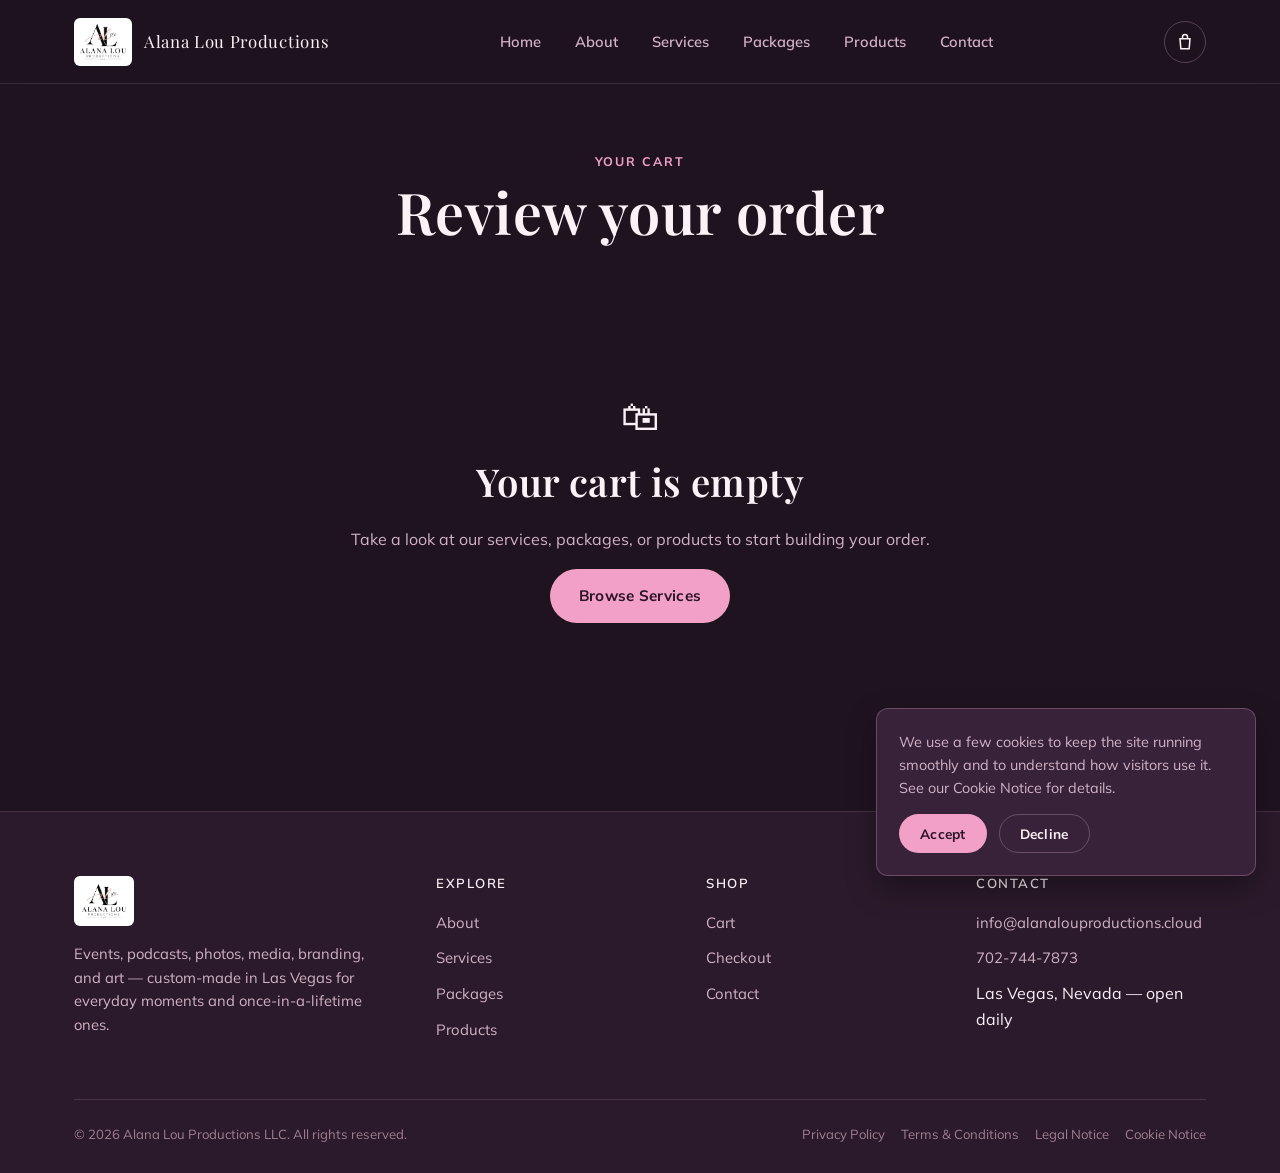
<file: cart.html>
<!DOCTYPE html>
<html lang="en">
<head>
<meta charset="UTF-8">
<meta name="viewport" content="width=device-width, initial-scale=1.0">
<title>Your Cart | Alana Lou Productions LLC</title>
<meta name="description" content="Review your custom order from Alana Lou Productions LLC before checking out.">
<link rel="icon" type="image/png" sizes="32x32" href="assets/images/favicon-32.png">
<link rel="icon" type="image/png" sizes="192x192" href="assets/images/favicon-192.png">
<link rel="apple-touch-icon" href="assets/images/favicon-192.png">
<link rel="stylesheet" href="assets/css/style.css">
</head>
<body>

<header class="site-header">
  <div class="container">
    <a href="index.html" class="brand">
      <span class="logo-chip"><img src="assets/images/logo-header.png" alt="Alana Lou Productions LLC"></span>
      <span class="brand-text">Alana Lou Productions</span>
    </a>
    <nav class="nav-primary" aria-label="Primary">
      <ul>
        <li><a href="index.html" data-nav-link>Home</a></li>
        <li><a href="about.html" data-nav-link>About</a></li>
        <li><a href="services.html" data-nav-link>Services</a></li>
        <li><a href="packages.html" data-nav-link>Packages</a></li>
        <li><a href="products.html" data-nav-link>Products</a></li>
        <li><a href="contact.html" data-nav-link>Contact</a></li>
      </ul>
    </nav>
    <div class="header-actions">
      <a href="cart.html" class="icon-btn" aria-label="View cart">
        <svg width="20" height="20" viewBox="0 0 24 24" fill="none" stroke="currentColor" stroke-width="1.8"><path d="M6 8h12l-1 12H7L6 8Z"/><path d="M9 8V6a3 3 0 0 1 6 0v2"/></svg>
        <span class="cart-count" data-cart-count style="display:none;">0</span>
      </a>
      <button class="nav-toggle" data-nav-toggle aria-label="Open menu" aria-expanded="false">
        <svg width="20" height="20" viewBox="0 0 24 24" fill="none" stroke="currentColor" stroke-width="1.8" stroke-linecap="round"><path d="M4 7h16M4 12h16M4 17h16"/></svg>
      </button>
    </div>
  </div>
</header>

<nav class="mobile-nav" data-mobile-nav aria-label="Mobile">
  <ul>
    <li><a href="index.html" data-nav-link>Home</a></li>
    <li><a href="about.html" data-nav-link>About</a></li>
    <li><a href="services.html" data-nav-link>Services</a></li>
    <li><a href="packages.html" data-nav-link>Packages</a></li>
    <li><a href="products.html" data-nav-link>Products</a></li>
    <li><a href="contact.html" data-nav-link>Contact</a></li>
    <li><a href="cart.html" data-nav-link>Cart</a></li>
  </ul>
</nav>

<main>

  <section class="page-hero">
    <div class="container">
      <span class="eyebrow">Your Cart</span>
      <h1>Review your order</h1>
    </div>
  </section>

  <section class="section" style="padding-top:24px;">
    <div class="container">

      <div id="cart-empty" class="empty-state" style="display:none;">
        <div class="icon">🛍</div>
        <h2>Your cart is empty</h2>
        <p>Take a look at our services, packages, or products to start building your order.</p>
        <a href="services.html" class="btn btn--primary">Browse Services</a>
      </div>

      <div id="cart-filled" class="hero-grid" style="align-items:flex-start;">
        <div>
          <table class="cart-table">
            <thead>
              <tr>
                <th>Item</th>
                <th>Price</th>
                <th>Qty</th>
                <th>Total</th>
                <th></th>
              </tr>
            </thead>
            <tbody id="cart-rows"></tbody>
          </table>
        </div>
        <div class="summary-card">
          <h3 class="mt-0">Order Summary</h3>
          <div class="summary-row">
            <span>Subtotal</span>
            <span id="cart-subtotal">$0.00</span>
          </div>
          <p class="form-note" style="margin-top:0;">Shipping, custom-order details, and any bulk pricing will be confirmed with you directly after checkout.</p>
          <div class="summary-row total">
            <span>Estimated Total</span>
            <span id="cart-total">$0.00</span>
          </div>
          <a href="checkout.html" class="btn btn--primary btn--block" style="margin-top:16px;">Proceed to Checkout</a>
          <a href="services.html" class="btn btn--outline btn--block" style="margin-top:10px;">Continue Browsing</a>
        </div>
      </div>

    </div>
  </section>

</main>

<footer class="site-footer">
  <div class="container">
    <div class="footer-grid">
      <div class="footer-brand">
        <span class="logo-chip"><img src="assets/images/logo-header.png" alt="Alana Lou Productions LLC"></span>
        <p>Events, podcasts, photos, media, branding, and art — custom-made in Las Vegas for everyday moments and once-in-a-lifetime ones.</p>
      </div>
      <div class="footer-col">
        <h4>Explore</h4>
        <ul>
          <li><a href="about.html">About</a></li>
          <li><a href="services.html">Services</a></li>
          <li><a href="packages.html">Packages</a></li>
          <li><a href="products.html">Products</a></li>
        </ul>
      </div>
      <div class="footer-col">
        <h4>Shop</h4>
        <ul>
          <li><a href="cart.html">Cart</a></li>
          <li><a href="checkout.html">Checkout</a></li>
          <li><a href="contact.html">Contact</a></li>
        </ul>
      </div>
      <div class="footer-col">
        <h4>Contact</h4>
        <ul>
          <li><a href="mailto:info@alanalouproductions.cloud">info@alanalouproductions.cloud</a></li>
          <li><a href="tel:+17027447873">702-744-7873</a></li>
          <li>Las Vegas, Nevada — open daily</li>
        </ul>
      </div>
    </div>
    <div class="footer-bottom">
      <span>&copy; <span data-year></span> Alana Lou Productions LLC. All rights reserved.</span>
      <div class="legal-links">
        <a href="privacy-policy.html">Privacy Policy</a>
        <a href="terms-conditions.html">Terms &amp; Conditions</a>
        <a href="legal-notice.html">Legal Notice</a>
        <a href="cookies-notice.html">Cookie Notice</a>
      </div>
    </div>
  </div>
</footer>

<div class="cookie-banner" data-cookie-banner>
  <p>We use a few cookies to keep the site running smoothly and to understand how visitors use it. See our <a href="cookies-notice.html">Cookie Notice</a> for details.</p>
  <div class="cookie-actions">
    <button class="btn btn--primary btn--sm" data-cookie-accept>Accept</button>
    <button class="btn btn--outline btn--sm" data-cookie-decline>Decline</button>
  </div>
</div>

<script src="assets/js/cart.js"></script>
<script>
(function () {
  function render() {
    const items = ALPCart.getItems();
    const emptyEl = document.getElementById("cart-empty");
    const filledEl = document.getElementById("cart-filled");
    const rowsEl = document.getElementById("cart-rows");

    if (!items.length) {
      emptyEl.style.display = "block";
      filledEl.style.display = "none";
      return;
    }
    emptyEl.style.display = "none";
    filledEl.style.display = "grid";

    rowsEl.innerHTML = "";
    items.forEach(function (item) {
      const tr = document.createElement("tr");
      tr.innerHTML =
        "<td>" +
          '<div class="cart-row-item">' +
            (item.image ? '<img src="' + item.image + '" alt="" style="width:56px;height:56px;object-fit:cover;border-radius:8px;">' : "") +
            "<div>" +
              '<div class="name">' + item.name + "</div>" +
              (item.unit ? '<div class="meta">' + item.unit + "</div>" : "") +
            "</div>" +
          "</div>" +
        "</td>" +
        "<td>" + ALPCart.formatMoney(item.price) + "</td>" +
        "<td>" +
          '<div class="qty-control">' +
            '<button type="button" data-qty-down>&minus;</button>' +
            '<span data-qty-value>' + item.qty + "</span>" +
            '<button type="button" data-qty-up>+</button>' +
          "</div>" +
        "</td>" +
        "<td>" + ALPCart.formatMoney(item.price * item.qty) + "</td>" +
        '<td><button type="button" class="remove-link" data-remove>Remove</button></td>';

      tr.querySelector("[data-qty-up]").addEventListener("click", function () {
        ALPCart.updateQty(item.id, item.qty + 1);
        render();
      });
      tr.querySelector("[data-qty-down]").addEventListener("click", function () {
        ALPCart.updateQty(item.id, item.qty - 1);
        render();
      });
      tr.querySelector("[data-remove]").addEventListener("click", function () {
        ALPCart.remove(item.id);
        render();
      });

      rowsEl.appendChild(tr);
    });

    const subtotal = ALPCart.subtotal();
    document.getElementById("cart-subtotal").textContent = ALPCart.formatMoney(subtotal);
    document.getElementById("cart-total").textContent = ALPCart.formatMoney(subtotal);
  }

  render();
})();
</script>
<script src="assets/js/main.js"></script>
</body>
</html>
</file>
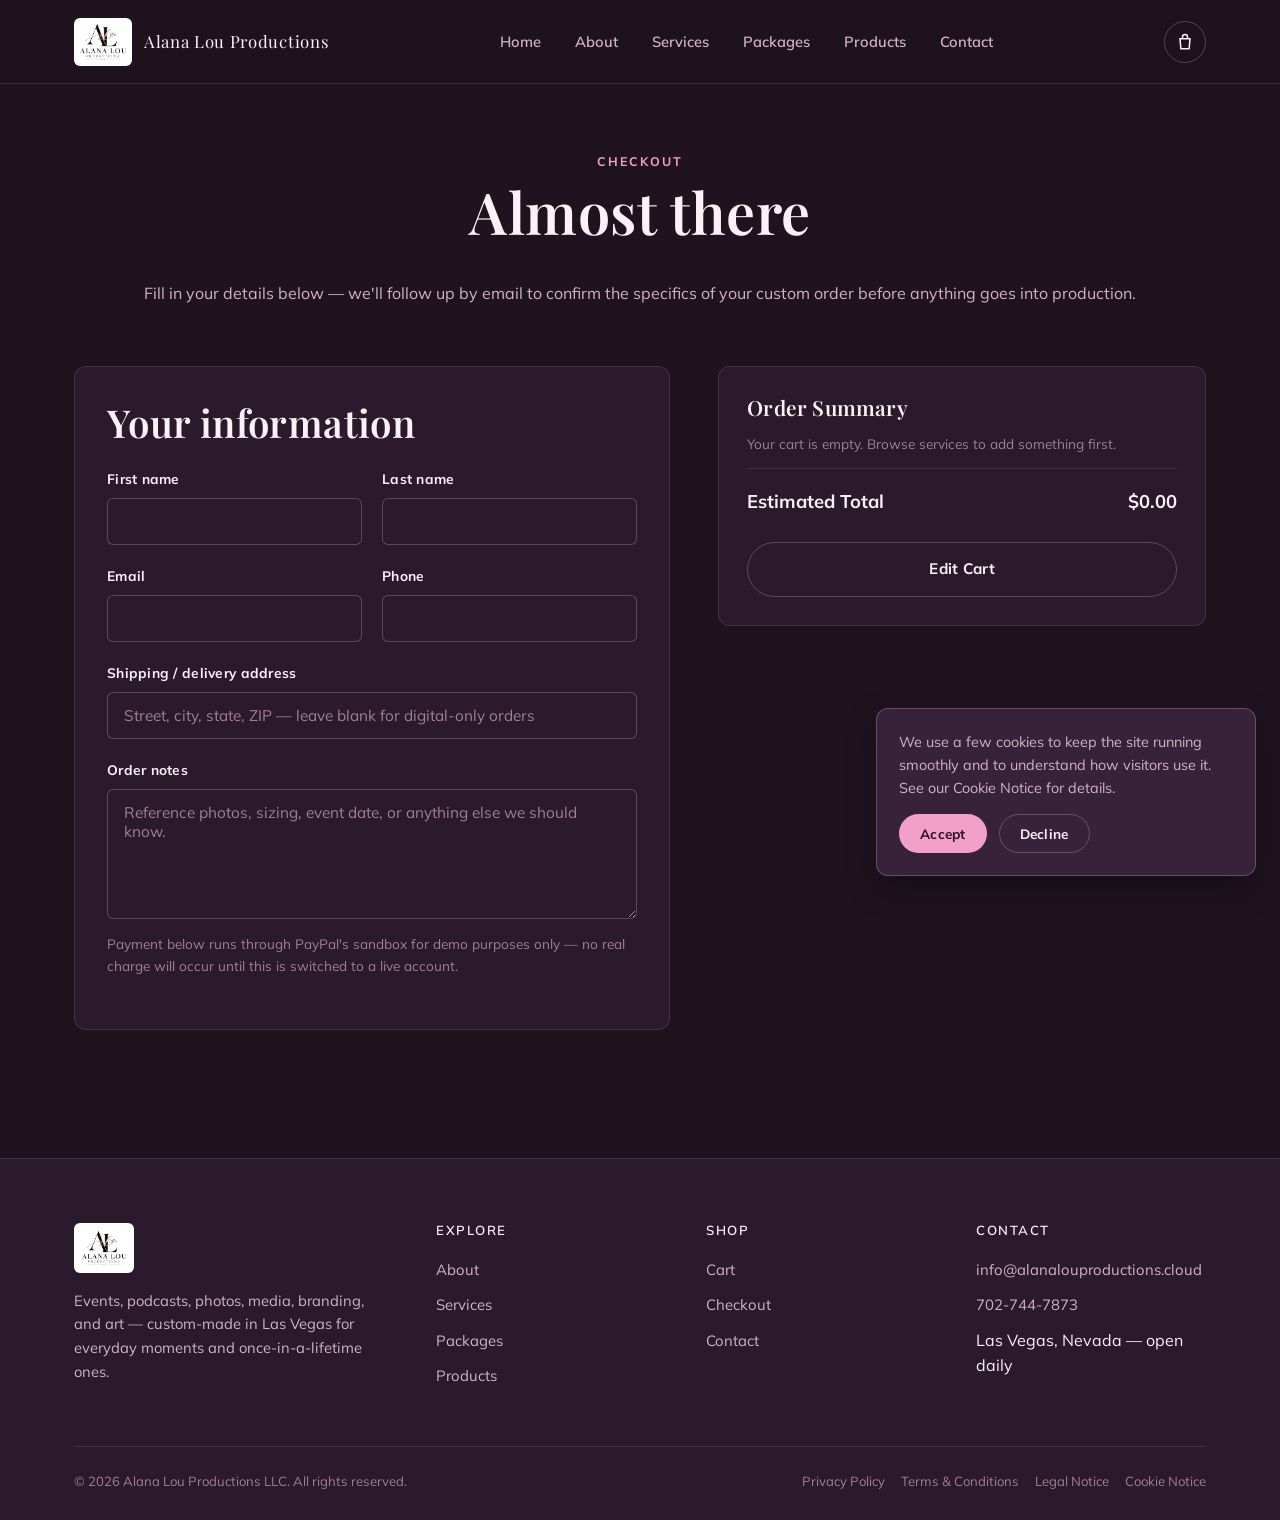
<file: checkout.html>
<!DOCTYPE html>
<html lang="en">
<head>
<meta charset="UTF-8">
<meta name="viewport" content="width=device-width, initial-scale=1.0">
<title>Checkout | Alana Lou Productions LLC</title>
<meta name="description" content="Complete your custom order from Alana Lou Productions LLC.">
<link rel="icon" type="image/png" sizes="32x32" href="assets/images/favicon-32.png">
<link rel="icon" type="image/png" sizes="192x192" href="assets/images/favicon-192.png">
<link rel="apple-touch-icon" href="assets/images/favicon-192.png">
<link rel="stylesheet" href="assets/css/style.css">
</head>
<body>

<header class="site-header">
  <div class="container">
    <a href="index.html" class="brand">
      <span class="logo-chip"><img src="assets/images/logo-header.png" alt="Alana Lou Productions LLC"></span>
      <span class="brand-text">Alana Lou Productions</span>
    </a>
    <nav class="nav-primary" aria-label="Primary">
      <ul>
        <li><a href="index.html" data-nav-link>Home</a></li>
        <li><a href="about.html" data-nav-link>About</a></li>
        <li><a href="services.html" data-nav-link>Services</a></li>
        <li><a href="packages.html" data-nav-link>Packages</a></li>
        <li><a href="products.html" data-nav-link>Products</a></li>
        <li><a href="contact.html" data-nav-link>Contact</a></li>
      </ul>
    </nav>
    <div class="header-actions">
      <a href="cart.html" class="icon-btn" aria-label="View cart">
        <svg width="20" height="20" viewBox="0 0 24 24" fill="none" stroke="currentColor" stroke-width="1.8"><path d="M6 8h12l-1 12H7L6 8Z"/><path d="M9 8V6a3 3 0 0 1 6 0v2"/></svg>
        <span class="cart-count" data-cart-count style="display:none;">0</span>
      </a>
      <button class="nav-toggle" data-nav-toggle aria-label="Open menu" aria-expanded="false">
        <svg width="20" height="20" viewBox="0 0 24 24" fill="none" stroke="currentColor" stroke-width="1.8" stroke-linecap="round"><path d="M4 7h16M4 12h16M4 17h16"/></svg>
      </button>
    </div>
  </div>
</header>

<nav class="mobile-nav" data-mobile-nav aria-label="Mobile">
  <ul>
    <li><a href="index.html" data-nav-link>Home</a></li>
    <li><a href="about.html" data-nav-link>About</a></li>
    <li><a href="services.html" data-nav-link>Services</a></li>
    <li><a href="packages.html" data-nav-link>Packages</a></li>
    <li><a href="products.html" data-nav-link>Products</a></li>
    <li><a href="contact.html" data-nav-link>Contact</a></li>
    <li><a href="cart.html" data-nav-link>Cart</a></li>
  </ul>
</nav>

<main>

  <section class="page-hero">
    <div class="container">
      <span class="eyebrow">Checkout</span>
      <h1>Almost there</h1>
      <p>Fill in your details below — we'll follow up by email to confirm the specifics of your custom order before anything goes into production.</p>
    </div>
  </section>

  <section class="section" style="padding-top:24px;">
    <div class="container hero-grid" style="align-items:flex-start;">

      <div class="card">
        <h2 class="mt-0">Your information</h2>
        <form id="checkout-form" data-alp-form="checkout">
          <div class="form-grid">
            <div class="form-grid form-grid--2">
              <div class="field">
                <label for="co-first">First name</label>
                <input type="text" id="co-first" name="firstName" required>
              </div>
              <div class="field">
                <label for="co-last">Last name</label>
                <input type="text" id="co-last" name="lastName" required>
              </div>
            </div>
            <div class="form-grid form-grid--2">
              <div class="field">
                <label for="co-email">Email</label>
                <input type="email" id="co-email" name="email" required>
              </div>
              <div class="field">
                <label for="co-phone">Phone</label>
                <input type="tel" id="co-phone" name="phone" required>
              </div>
            </div>
            <div class="field">
              <label for="co-address">Shipping / delivery address</label>
              <input type="text" id="co-address" name="address" placeholder="Street, city, state, ZIP — leave blank for digital-only orders">
            </div>
            <div class="field">
              <label for="co-notes">Order notes</label>
              <textarea id="co-notes" name="notes" placeholder="Reference photos, sizing, event date, or anything else we should know."></textarea>
            </div>
          </div>
          <p class="form-note">Payment below runs through PayPal's sandbox for demo purposes only — no real charge will occur until this is switched to a live account.</p>
        </form>

        <div id="paypal-button-container" style="margin-top:20px;"></div>
        <p class="form-status" data-form-status id="checkout-status"></p>
      </div>

      <div class="summary-card">
        <h3 class="mt-0">Order Summary</h3>
        <div id="checkout-rows"></div>
        <div class="summary-row total">
          <span>Estimated Total</span>
          <span id="checkout-total">$0.00</span>
        </div>
        <a href="cart.html" class="btn btn--outline btn--block" style="margin-top:16px;">Edit Cart</a>
      </div>

    </div>
  </section>

</main>

<footer class="site-footer">
  <div class="container">
    <div class="footer-grid">
      <div class="footer-brand">
        <span class="logo-chip"><img src="assets/images/logo-header.png" alt="Alana Lou Productions LLC"></span>
        <p>Events, podcasts, photos, media, branding, and art — custom-made in Las Vegas for everyday moments and once-in-a-lifetime ones.</p>
      </div>
      <div class="footer-col">
        <h4>Explore</h4>
        <ul>
          <li><a href="about.html">About</a></li>
          <li><a href="services.html">Services</a></li>
          <li><a href="packages.html">Packages</a></li>
          <li><a href="products.html">Products</a></li>
        </ul>
      </div>
      <div class="footer-col">
        <h4>Shop</h4>
        <ul>
          <li><a href="cart.html">Cart</a></li>
          <li><a href="checkout.html">Checkout</a></li>
          <li><a href="contact.html">Contact</a></li>
        </ul>
      </div>
      <div class="footer-col">
        <h4>Contact</h4>
        <ul>
          <li><a href="mailto:info@alanalouproductions.cloud">info@alanalouproductions.cloud</a></li>
          <li><a href="tel:+17027447873">702-744-7873</a></li>
          <li>Las Vegas, Nevada — open daily</li>
        </ul>
      </div>
    </div>
    <div class="footer-bottom">
      <span>&copy; <span data-year></span> Alana Lou Productions LLC. All rights reserved.</span>
      <div class="legal-links">
        <a href="privacy-policy.html">Privacy Policy</a>
        <a href="terms-conditions.html">Terms &amp; Conditions</a>
        <a href="legal-notice.html">Legal Notice</a>
        <a href="cookies-notice.html">Cookie Notice</a>
      </div>
    </div>
  </div>
</footer>

<div class="cookie-banner" data-cookie-banner>
  <p>We use a few cookies to keep the site running smoothly and to understand how visitors use it. See our <a href="cookies-notice.html">Cookie Notice</a> for details.</p>
  <div class="cookie-actions">
    <button class="btn btn--primary btn--sm" data-cookie-accept>Accept</button>
    <button class="btn btn--outline btn--sm" data-cookie-decline>Decline</button>
  </div>
</div>

<script src="assets/js/cart.js"></script>
<script>
(function () {
  const items = ALPCart.getItems();
  const rowsEl = document.getElementById("checkout-rows");

  if (!items.length) {
    rowsEl.innerHTML = '<p class="form-note" style="margin-top:0;">Your cart is empty. <a href="services.html">Browse services</a> to add something first.</p>';
  } else {
    items.forEach(function (item) {
      const row = document.createElement("div");
      row.className = "summary-row";
      row.innerHTML = "<span>" + item.name + " &times; " + item.qty + "</span><span>" + ALPCart.formatMoney(item.price * item.qty) + "</span>";
      rowsEl.appendChild(row);
    });
  }

  document.getElementById("checkout-total").textContent = ALPCart.formatMoney(ALPCart.subtotal());
})();
</script>

<!--
  PayPal Sandbox Checkout Button
  ------------------------------
  client-id=test is PayPal's shared sandbox testing key — it only ever
  produces fake, non-billable transactions. BEFORE GOING LIVE, replace
  "test" below with your real PayPal application Client ID from
  https://developer.paypal.com/dashboard/applications, or the button will
  keep processing fake sandbox payments instead of real ones.
-->
<script src="https://www.paypal.com/sdk/js?client-id=test&currency=USD"></script>
<script>
(function () {
  if (typeof paypal === "undefined") return;

  paypal.Buttons({
    style: { layout: "vertical", color: "black", shape: "pill", label: "paypal" },
    createOrder: function (data, actions) {
      const total = ALPCart.subtotal() || 1;
      return actions.order.create({
        purchase_units: [{ amount: { value: total.toFixed(2) } }]
      });
    },
    onApprove: function (data, actions) {
      return actions.order.capture().then(function () {
        try {
          const form = document.getElementById("checkout-form");
          const orderData = {};
          new FormData(form).forEach(function (value, key) { orderData[key] = value; });
          orderData.items = ALPCart.getItems();
          orderData.total = ALPCart.subtotal();
          orderData.placedAt = new Date().toISOString();
          const existing = JSON.parse(localStorage.getItem("alp_orders") || "[]");
          existing.push(orderData);
          localStorage.setItem("alp_orders", JSON.stringify(existing));
        } catch (err) { /* localStorage unavailable — order still completes */ }

        ALPCart.clear();
        window.location.href = "thank-you.html";
      });
    },
    onError: function () {
      const statusEl = document.getElementById("checkout-status");
      statusEl.textContent = "Something went wrong processing payment. Please try again or contact us directly.";
      statusEl.classList.add("is-error", "is-visible");
    }
  }).render("#paypal-button-container");
})();
</script>
<script src="assets/js/main.js"></script>
</body>
</html>
</file>
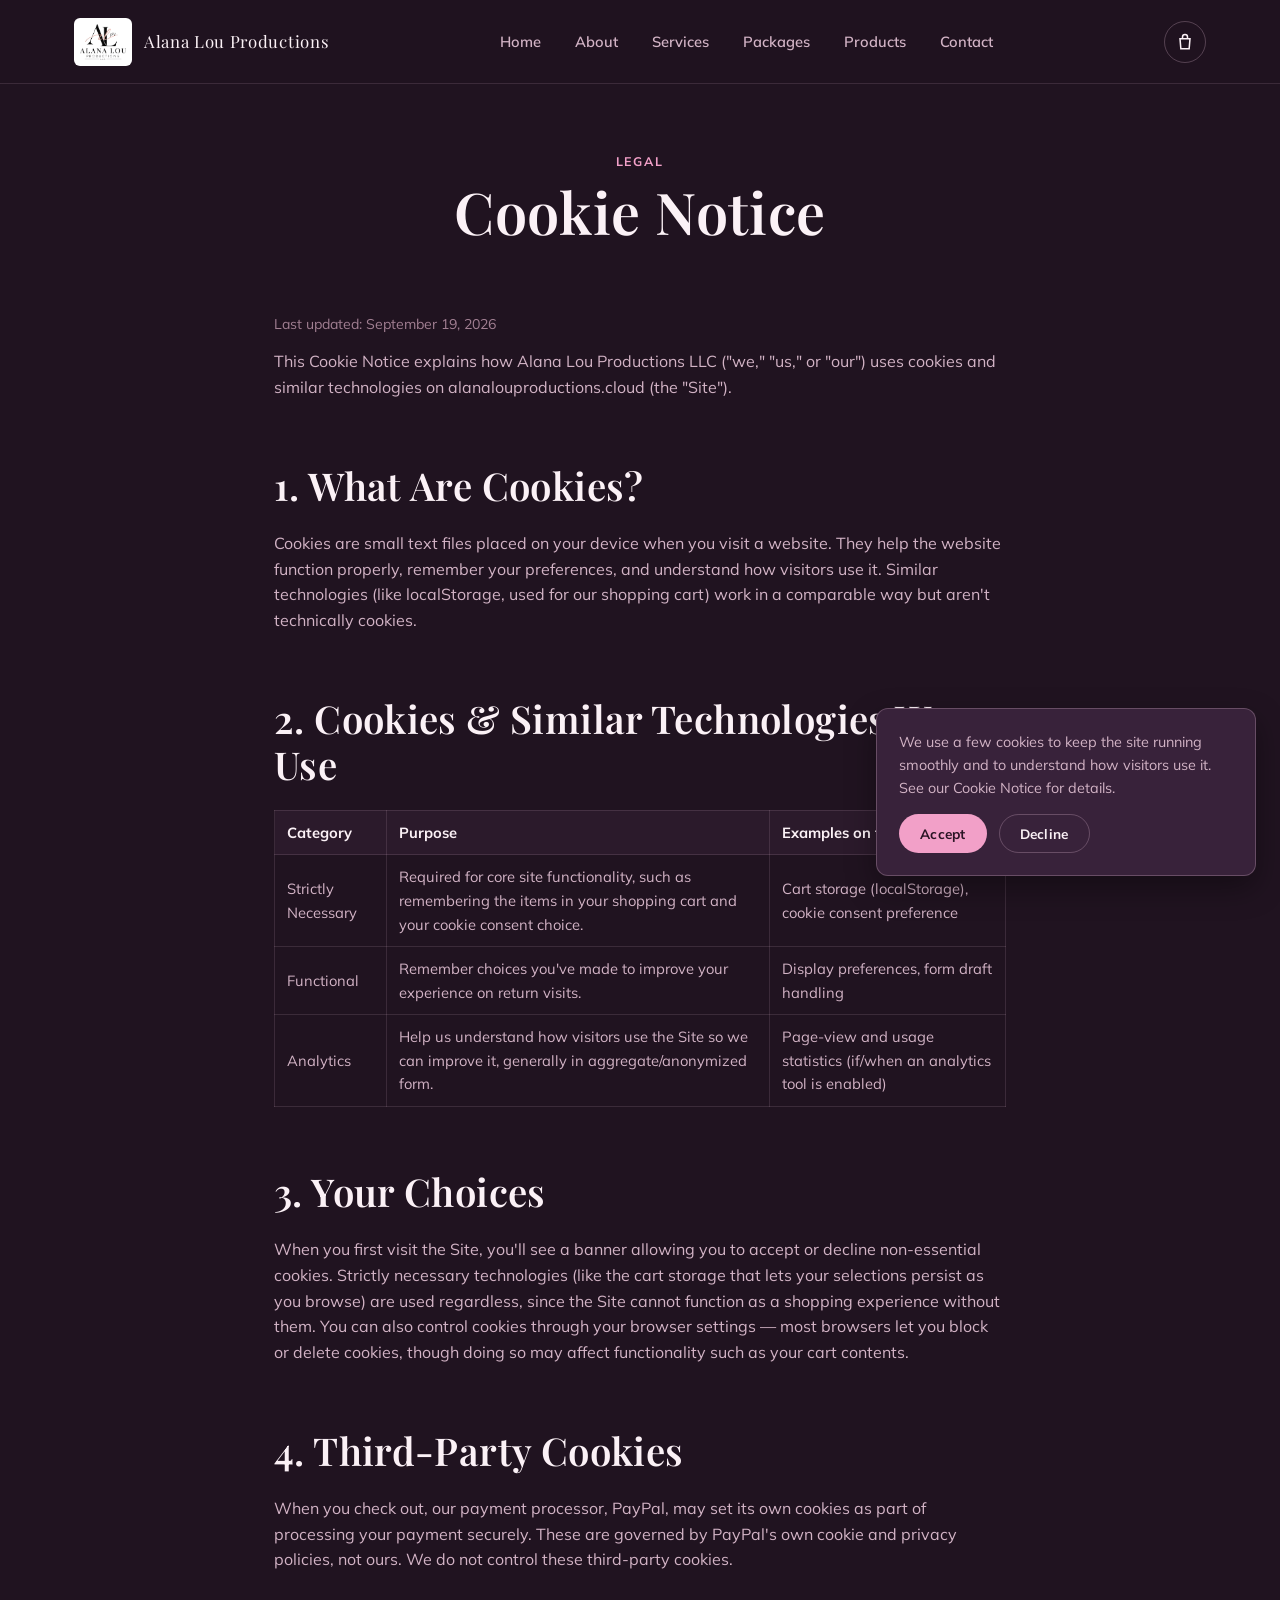
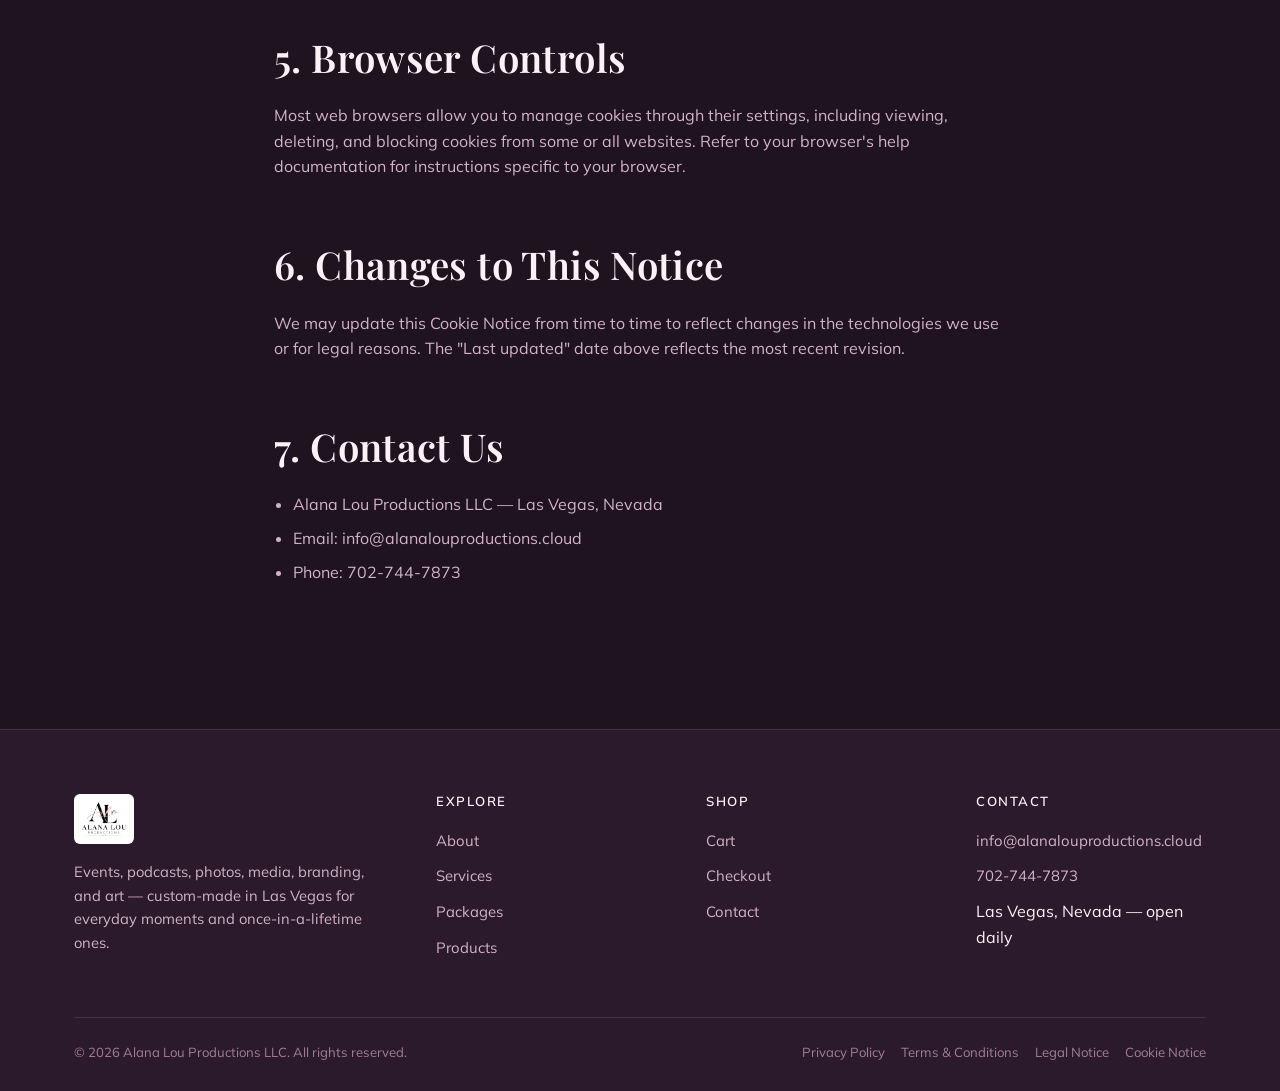
<file: cookies-notice.html>
<!DOCTYPE html>
<html lang="en">
<head>
<meta charset="UTF-8">
<meta name="viewport" content="width=device-width, initial-scale=1.0">
<title>Cookie Notice | Alana Lou Productions LLC</title>
<meta name="description" content="Cookie Notice for Alana Lou Productions LLC.">
<link rel="icon" type="image/png" sizes="32x32" href="assets/images/favicon-32.png">
<link rel="icon" type="image/png" sizes="192x192" href="assets/images/favicon-192.png">
<link rel="apple-touch-icon" href="assets/images/favicon-192.png">
<link rel="stylesheet" href="assets/css/style.css">
</head>
<body>

<header class="site-header">
  <div class="container">
    <a href="index.html" class="brand">
      <span class="logo-chip"><img src="assets/images/logo-header.png" alt="Alana Lou Productions LLC"></span>
      <span class="brand-text">Alana Lou Productions</span>
    </a>
    <nav class="nav-primary" aria-label="Primary">
      <ul>
        <li><a href="index.html" data-nav-link>Home</a></li>
        <li><a href="about.html" data-nav-link>About</a></li>
        <li><a href="services.html" data-nav-link>Services</a></li>
        <li><a href="packages.html" data-nav-link>Packages</a></li>
        <li><a href="products.html" data-nav-link>Products</a></li>
        <li><a href="contact.html" data-nav-link>Contact</a></li>
      </ul>
    </nav>
    <div class="header-actions">
      <a href="cart.html" class="icon-btn" aria-label="View cart">
        <svg width="20" height="20" viewBox="0 0 24 24" fill="none" stroke="currentColor" stroke-width="1.8"><path d="M6 8h12l-1 12H7L6 8Z"/><path d="M9 8V6a3 3 0 0 1 6 0v2"/></svg>
        <span class="cart-count" data-cart-count style="display:none;">0</span>
      </a>
      <button class="nav-toggle" data-nav-toggle aria-label="Open menu" aria-expanded="false">
        <svg width="20" height="20" viewBox="0 0 24 24" fill="none" stroke="currentColor" stroke-width="1.8" stroke-linecap="round"><path d="M4 7h16M4 12h16M4 17h16"/></svg>
      </button>
    </div>
  </div>
</header>

<nav class="mobile-nav" data-mobile-nav aria-label="Mobile">
  <ul>
    <li><a href="index.html" data-nav-link>Home</a></li>
    <li><a href="about.html" data-nav-link>About</a></li>
    <li><a href="services.html" data-nav-link>Services</a></li>
    <li><a href="packages.html" data-nav-link>Packages</a></li>
    <li><a href="products.html" data-nav-link>Products</a></li>
    <li><a href="contact.html" data-nav-link>Contact</a></li>
    <li><a href="cart.html" data-nav-link>Cart</a></li>
  </ul>
</nav>

<main>
  <section class="page-hero">
    <div class="container">
      <span class="eyebrow">Legal</span>
      <h1>Cookie Notice</h1>
    </div>
  </section>

  <section class="section" style="padding-top:12px;">
    <div class="container legal-content">
      <p class="updated">Last updated: September 19, 2026</p>

      <p>This Cookie Notice explains how Alana Lou Productions LLC ("we," "us," or "our") uses cookies and similar technologies on alanalouproductions.cloud (the "Site").</p>

      <h2>1. What Are Cookies?</h2>
      <p>Cookies are small text files placed on your device when you visit a website. They help the website function properly, remember your preferences, and understand how visitors use it. Similar technologies (like localStorage, used for our shopping cart) work in a comparable way but aren't technically cookies.</p>

      <h2>2. Cookies &amp; Similar Technologies We Use</h2>
      <table>
        <thead>
          <tr>
            <th>Category</th>
            <th>Purpose</th>
            <th>Examples on this Site</th>
          </tr>
        </thead>
        <tbody>
          <tr>
            <td>Strictly Necessary</td>
            <td>Required for core site functionality, such as remembering the items in your shopping cart and your cookie consent choice.</td>
            <td>Cart storage (localStorage), cookie consent preference</td>
          </tr>
          <tr>
            <td>Functional</td>
            <td>Remember choices you've made to improve your experience on return visits.</td>
            <td>Display preferences, form draft handling</td>
          </tr>
          <tr>
            <td>Analytics</td>
            <td>Help us understand how visitors use the Site so we can improve it, generally in aggregate/anonymized form.</td>
            <td>Page-view and usage statistics (if/when an analytics tool is enabled)</td>
          </tr>
        </tbody>
      </table>

      <h2>3. Your Choices</h2>
      <p>When you first visit the Site, you'll see a banner allowing you to accept or decline non-essential cookies. Strictly necessary technologies (like the cart storage that lets your selections persist as you browse) are used regardless, since the Site cannot function as a shopping experience without them. You can also control cookies through your browser settings — most browsers let you block or delete cookies, though doing so may affect functionality such as your cart contents.</p>

      <h2>4. Third-Party Cookies</h2>
      <p>When you check out, our payment processor, PayPal, may set its own cookies as part of processing your payment securely. These are governed by PayPal's own cookie and privacy policies, not ours. We do not control these third-party cookies.</p>

      <h2>5. Browser Controls</h2>
      <p>Most web browsers allow you to manage cookies through their settings, including viewing, deleting, and blocking cookies from some or all websites. Refer to your browser's help documentation for instructions specific to your browser.</p>

      <h2>6. Changes to This Notice</h2>
      <p>We may update this Cookie Notice from time to time to reflect changes in the technologies we use or for legal reasons. The "Last updated" date above reflects the most recent revision.</p>

      <h2>7. Contact Us</h2>
      <ul>
        <li>Alana Lou Productions LLC — Las Vegas, Nevada</li>
        <li>Email: <a href="mailto:info@alanalouproductions.cloud">info@alanalouproductions.cloud</a></li>
        <li>Phone: <a href="tel:+17027447873">702-744-7873</a></li>
      </ul>
    </div>
  </section>
</main>

<footer class="site-footer">
  <div class="container">
    <div class="footer-grid">
      <div class="footer-brand">
        <span class="logo-chip"><img src="assets/images/logo-header.png" alt="Alana Lou Productions LLC"></span>
        <p>Events, podcasts, photos, media, branding, and art — custom-made in Las Vegas for everyday moments and once-in-a-lifetime ones.</p>
      </div>
      <div class="footer-col">
        <h4>Explore</h4>
        <ul>
          <li><a href="about.html">About</a></li>
          <li><a href="services.html">Services</a></li>
          <li><a href="packages.html">Packages</a></li>
          <li><a href="products.html">Products</a></li>
        </ul>
      </div>
      <div class="footer-col">
        <h4>Shop</h4>
        <ul>
          <li><a href="cart.html">Cart</a></li>
          <li><a href="checkout.html">Checkout</a></li>
          <li><a href="contact.html">Contact</a></li>
        </ul>
      </div>
      <div class="footer-col">
        <h4>Contact</h4>
        <ul>
          <li><a href="mailto:info@alanalouproductions.cloud">info@alanalouproductions.cloud</a></li>
          <li><a href="tel:+17027447873">702-744-7873</a></li>
          <li>Las Vegas, Nevada — open daily</li>
        </ul>
      </div>
    </div>
    <div class="footer-bottom">
      <span>&copy; <span data-year></span> Alana Lou Productions LLC. All rights reserved.</span>
      <div class="legal-links">
        <a href="privacy-policy.html">Privacy Policy</a>
        <a href="terms-conditions.html">Terms &amp; Conditions</a>
        <a href="legal-notice.html">Legal Notice</a>
        <a href="cookies-notice.html">Cookie Notice</a>
      </div>
    </div>
  </div>
</footer>

<div class="cookie-banner" data-cookie-banner>
  <p>We use a few cookies to keep the site running smoothly and to understand how visitors use it. See our <a href="cookies-notice.html">Cookie Notice</a> for details.</p>
  <div class="cookie-actions">
    <button class="btn btn--primary btn--sm" data-cookie-accept>Accept</button>
    <button class="btn btn--outline btn--sm" data-cookie-decline>Decline</button>
  </div>
</div>

<script src="assets/js/cart.js"></script>
<script src="assets/js/main.js"></script>
</body>
</html>
</file>
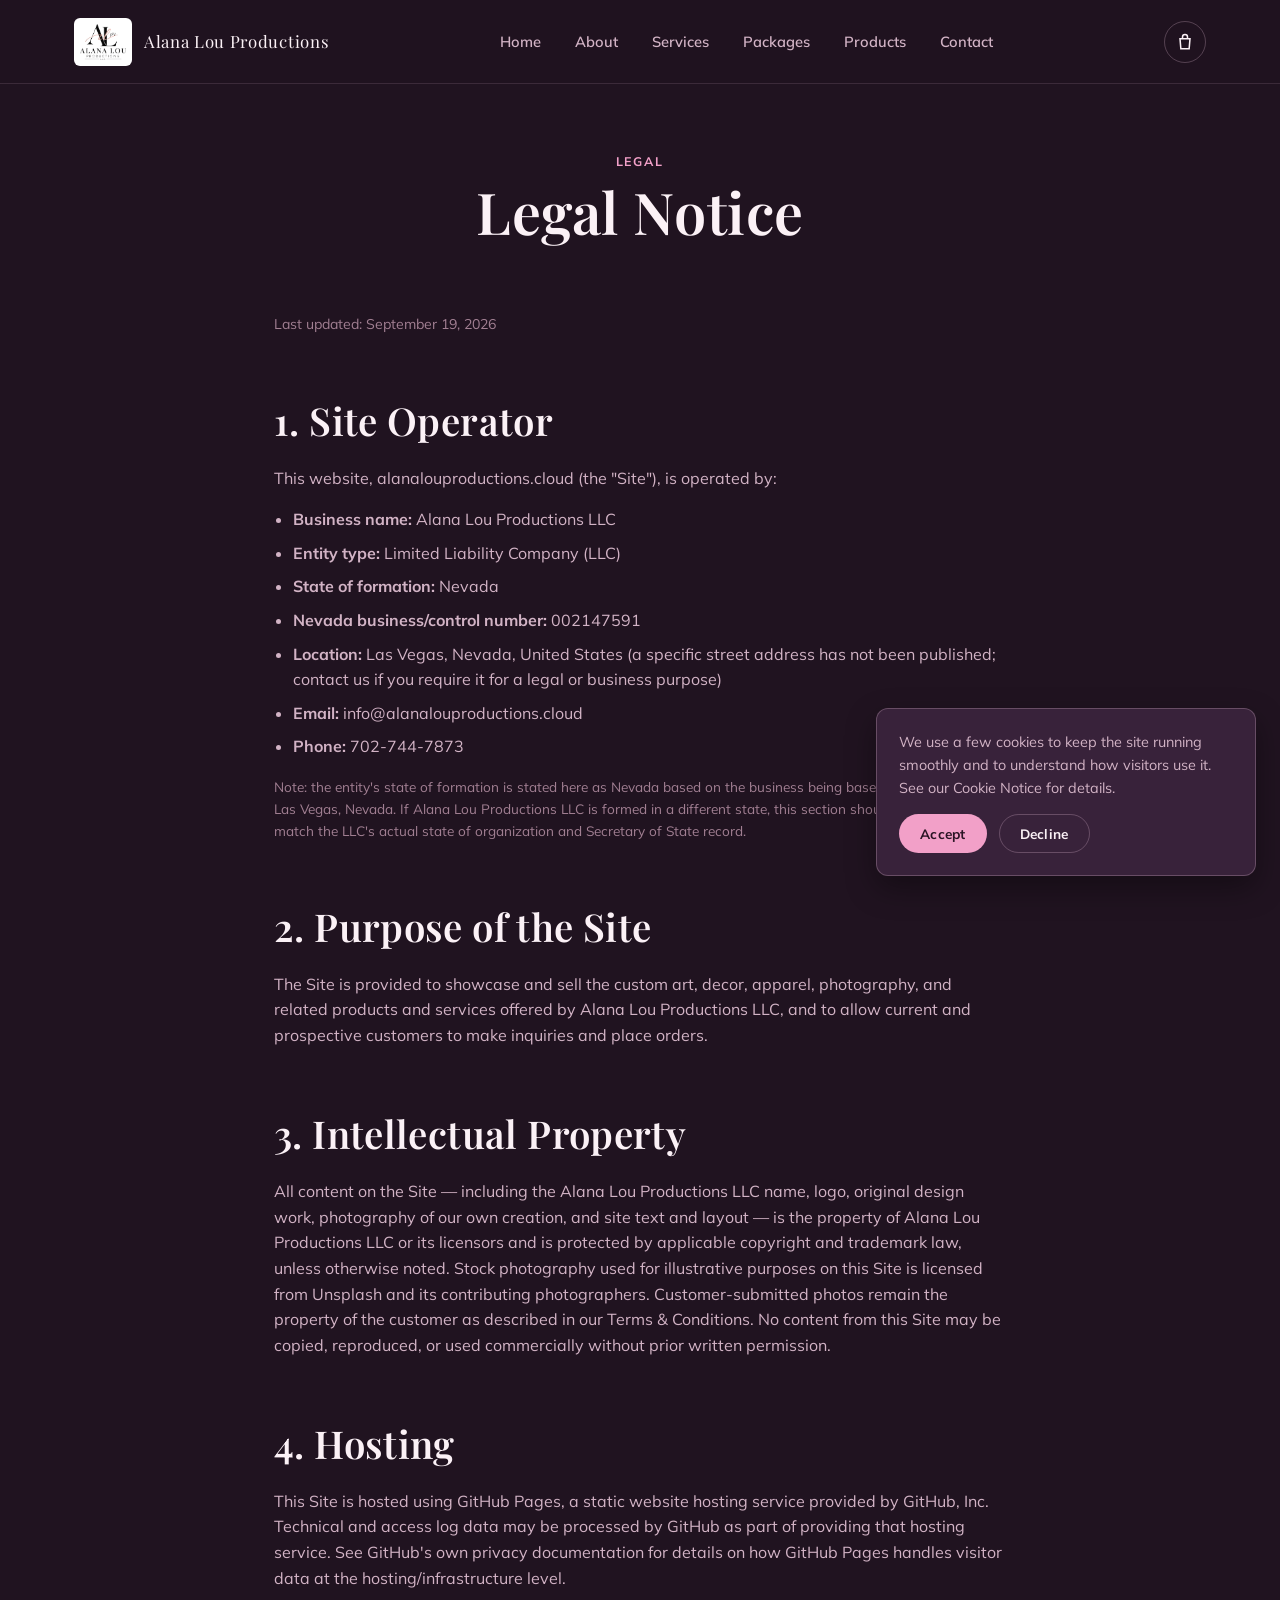
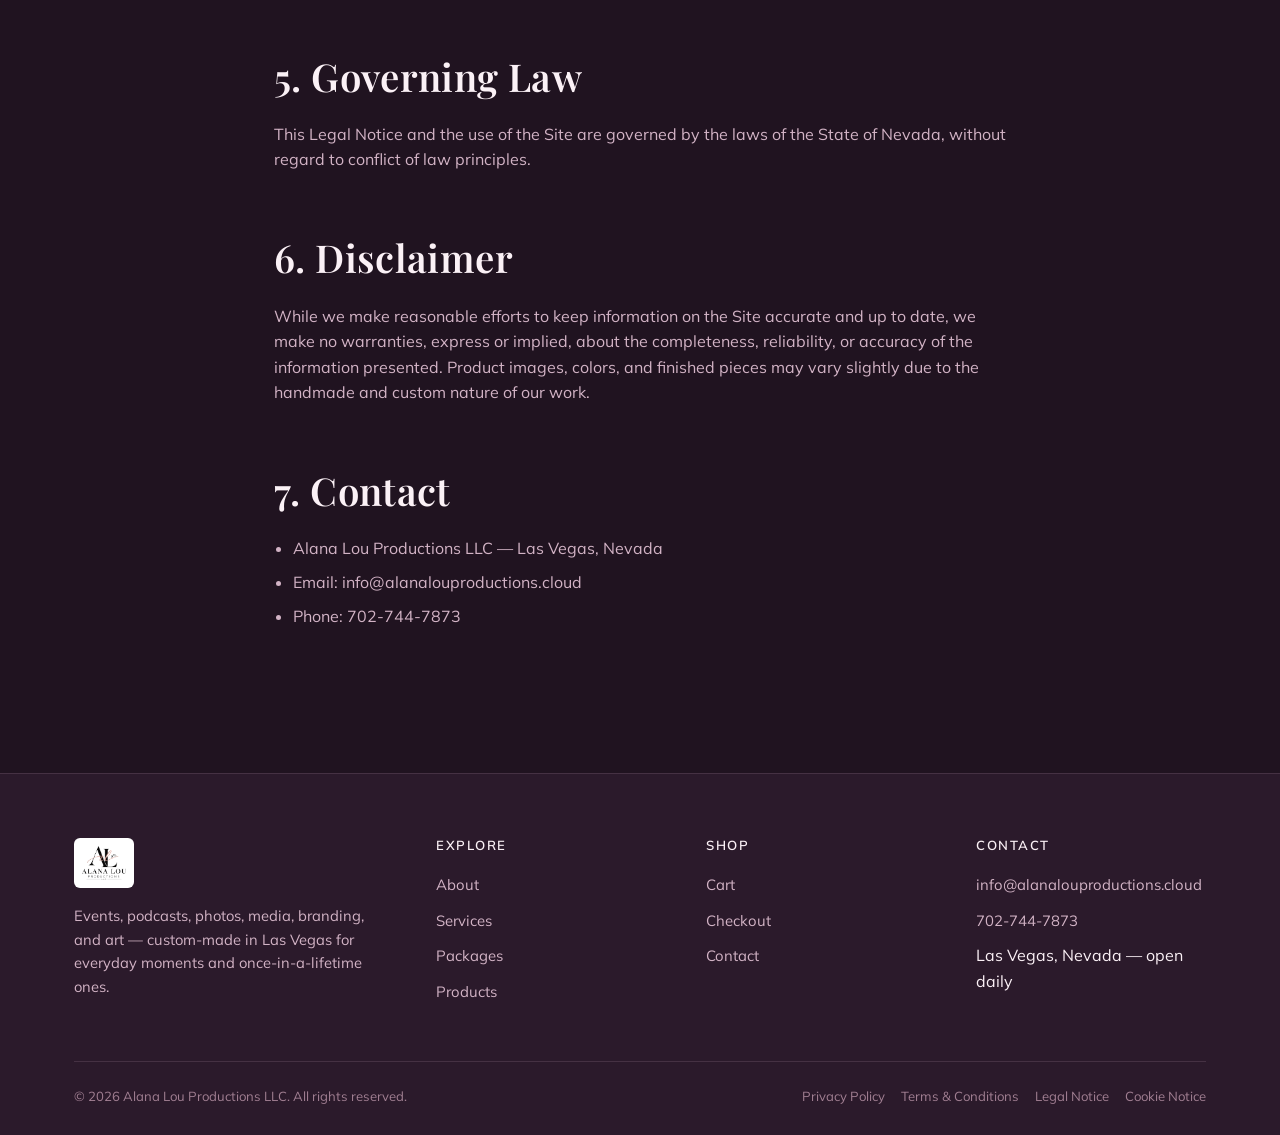
<file: legal-notice.html>
<!DOCTYPE html>
<html lang="en">
<head>
<meta charset="UTF-8">
<meta name="viewport" content="width=device-width, initial-scale=1.0">
<title>Legal Notice | Alana Lou Productions LLC</title>
<meta name="description" content="Legal Notice and corporate information for Alana Lou Productions LLC.">
<link rel="icon" type="image/png" sizes="32x32" href="assets/images/favicon-32.png">
<link rel="icon" type="image/png" sizes="192x192" href="assets/images/favicon-192.png">
<link rel="apple-touch-icon" href="assets/images/favicon-192.png">
<link rel="stylesheet" href="assets/css/style.css">
</head>
<body>

<header class="site-header">
  <div class="container">
    <a href="index.html" class="brand">
      <span class="logo-chip"><img src="assets/images/logo-header.png" alt="Alana Lou Productions LLC"></span>
      <span class="brand-text">Alana Lou Productions</span>
    </a>
    <nav class="nav-primary" aria-label="Primary">
      <ul>
        <li><a href="index.html" data-nav-link>Home</a></li>
        <li><a href="about.html" data-nav-link>About</a></li>
        <li><a href="services.html" data-nav-link>Services</a></li>
        <li><a href="packages.html" data-nav-link>Packages</a></li>
        <li><a href="products.html" data-nav-link>Products</a></li>
        <li><a href="contact.html" data-nav-link>Contact</a></li>
      </ul>
    </nav>
    <div class="header-actions">
      <a href="cart.html" class="icon-btn" aria-label="View cart">
        <svg width="20" height="20" viewBox="0 0 24 24" fill="none" stroke="currentColor" stroke-width="1.8"><path d="M6 8h12l-1 12H7L6 8Z"/><path d="M9 8V6a3 3 0 0 1 6 0v2"/></svg>
        <span class="cart-count" data-cart-count style="display:none;">0</span>
      </a>
      <button class="nav-toggle" data-nav-toggle aria-label="Open menu" aria-expanded="false">
        <svg width="20" height="20" viewBox="0 0 24 24" fill="none" stroke="currentColor" stroke-width="1.8" stroke-linecap="round"><path d="M4 7h16M4 12h16M4 17h16"/></svg>
      </button>
    </div>
  </div>
</header>

<nav class="mobile-nav" data-mobile-nav aria-label="Mobile">
  <ul>
    <li><a href="index.html" data-nav-link>Home</a></li>
    <li><a href="about.html" data-nav-link>About</a></li>
    <li><a href="services.html" data-nav-link>Services</a></li>
    <li><a href="packages.html" data-nav-link>Packages</a></li>
    <li><a href="products.html" data-nav-link>Products</a></li>
    <li><a href="contact.html" data-nav-link>Contact</a></li>
    <li><a href="cart.html" data-nav-link>Cart</a></li>
  </ul>
</nav>

<main>
  <section class="page-hero">
    <div class="container">
      <span class="eyebrow">Legal</span>
      <h1>Legal Notice</h1>
    </div>
  </section>

  <section class="section" style="padding-top:12px;">
    <div class="container legal-content">
      <p class="updated">Last updated: September 19, 2026</p>

      <h2>1. Site Operator</h2>
      <p>This website, alanalouproductions.cloud (the "Site"), is operated by:</p>
      <ul>
        <li><strong>Business name:</strong> Alana Lou Productions LLC</li>
        <li><strong>Entity type:</strong> Limited Liability Company (LLC)</li>
        <li><strong>State of formation:</strong> Nevada</li>
        <li><strong>Nevada business/control number:</strong> 002147591</li>
        <li><strong>Location:</strong> Las Vegas, Nevada, United States (a specific street address has not been published; contact us if you require it for a legal or business purpose)</li>
        <li><strong>Email:</strong> <a href="mailto:info@alanalouproductions.cloud">info@alanalouproductions.cloud</a></li>
        <li><strong>Phone:</strong> <a href="tel:+17027447873">702-744-7873</a></li>
      </ul>
      <p class="form-note" style="margin-top:0;">Note: the entity's state of formation is stated here as Nevada based on the business being based and operating in Las Vegas, Nevada. If Alana Lou Productions LLC is formed in a different state, this section should be corrected to match the LLC's actual state of organization and Secretary of State record.</p>

      <h2>2. Purpose of the Site</h2>
      <p>The Site is provided to showcase and sell the custom art, decor, apparel, photography, and related products and services offered by Alana Lou Productions LLC, and to allow current and prospective customers to make inquiries and place orders.</p>

      <h2>3. Intellectual Property</h2>
      <p>All content on the Site — including the Alana Lou Productions LLC name, logo, original design work, photography of our own creation, and site text and layout — is the property of Alana Lou Productions LLC or its licensors and is protected by applicable copyright and trademark law, unless otherwise noted. Stock photography used for illustrative purposes on this Site is licensed from Unsplash and its contributing photographers. Customer-submitted photos remain the property of the customer as described in our <a href="terms-conditions.html">Terms &amp; Conditions</a>. No content from this Site may be copied, reproduced, or used commercially without prior written permission.</p>

      <h2>4. Hosting</h2>
      <p>This Site is hosted using GitHub Pages, a static website hosting service provided by GitHub, Inc. Technical and access log data may be processed by GitHub as part of providing that hosting service. See GitHub's own privacy documentation for details on how GitHub Pages handles visitor data at the hosting/infrastructure level.</p>

      <h2>5. Governing Law</h2>
      <p>This Legal Notice and the use of the Site are governed by the laws of the State of Nevada, without regard to conflict of law principles.</p>

      <h2>6. Disclaimer</h2>
      <p>While we make reasonable efforts to keep information on the Site accurate and up to date, we make no warranties, express or implied, about the completeness, reliability, or accuracy of the information presented. Product images, colors, and finished pieces may vary slightly due to the handmade and custom nature of our work.</p>

      <h2>7. Contact</h2>
      <ul>
        <li>Alana Lou Productions LLC — Las Vegas, Nevada</li>
        <li>Email: <a href="mailto:info@alanalouproductions.cloud">info@alanalouproductions.cloud</a></li>
        <li>Phone: <a href="tel:+17027447873">702-744-7873</a></li>
      </ul>
    </div>
  </section>
</main>

<footer class="site-footer">
  <div class="container">
    <div class="footer-grid">
      <div class="footer-brand">
        <span class="logo-chip"><img src="assets/images/logo-header.png" alt="Alana Lou Productions LLC"></span>
        <p>Events, podcasts, photos, media, branding, and art — custom-made in Las Vegas for everyday moments and once-in-a-lifetime ones.</p>
      </div>
      <div class="footer-col">
        <h4>Explore</h4>
        <ul>
          <li><a href="about.html">About</a></li>
          <li><a href="services.html">Services</a></li>
          <li><a href="packages.html">Packages</a></li>
          <li><a href="products.html">Products</a></li>
        </ul>
      </div>
      <div class="footer-col">
        <h4>Shop</h4>
        <ul>
          <li><a href="cart.html">Cart</a></li>
          <li><a href="checkout.html">Checkout</a></li>
          <li><a href="contact.html">Contact</a></li>
        </ul>
      </div>
      <div class="footer-col">
        <h4>Contact</h4>
        <ul>
          <li><a href="mailto:info@alanalouproductions.cloud">info@alanalouproductions.cloud</a></li>
          <li><a href="tel:+17027447873">702-744-7873</a></li>
          <li>Las Vegas, Nevada — open daily</li>
        </ul>
      </div>
    </div>
    <div class="footer-bottom">
      <span>&copy; <span data-year></span> Alana Lou Productions LLC. All rights reserved.</span>
      <div class="legal-links">
        <a href="privacy-policy.html">Privacy Policy</a>
        <a href="terms-conditions.html">Terms &amp; Conditions</a>
        <a href="legal-notice.html">Legal Notice</a>
        <a href="cookies-notice.html">Cookie Notice</a>
      </div>
    </div>
  </div>
</footer>

<div class="cookie-banner" data-cookie-banner>
  <p>We use a few cookies to keep the site running smoothly and to understand how visitors use it. See our <a href="cookies-notice.html">Cookie Notice</a> for details.</p>
  <div class="cookie-actions">
    <button class="btn btn--primary btn--sm" data-cookie-accept>Accept</button>
    <button class="btn btn--outline btn--sm" data-cookie-decline>Decline</button>
  </div>
</div>

<script src="assets/js/cart.js"></script>
<script src="assets/js/main.js"></script>
</body>
</html>
</file>
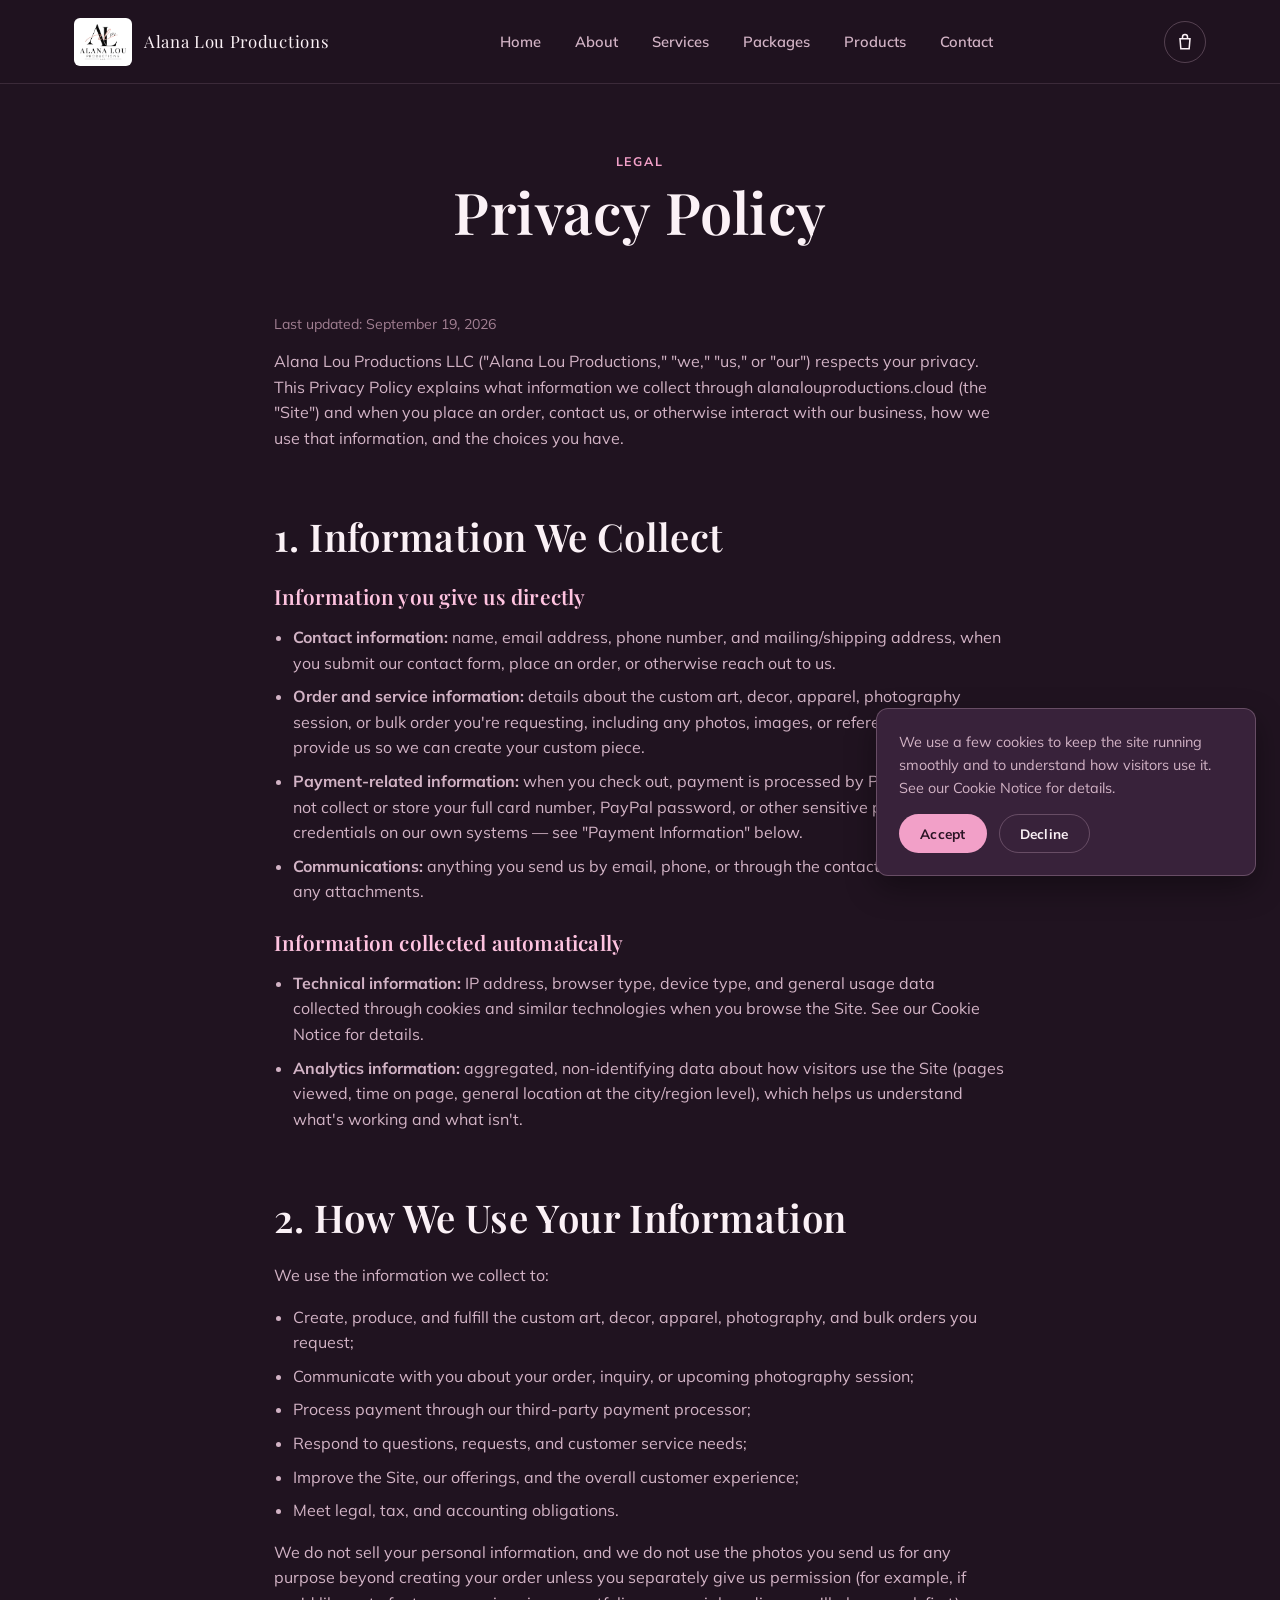
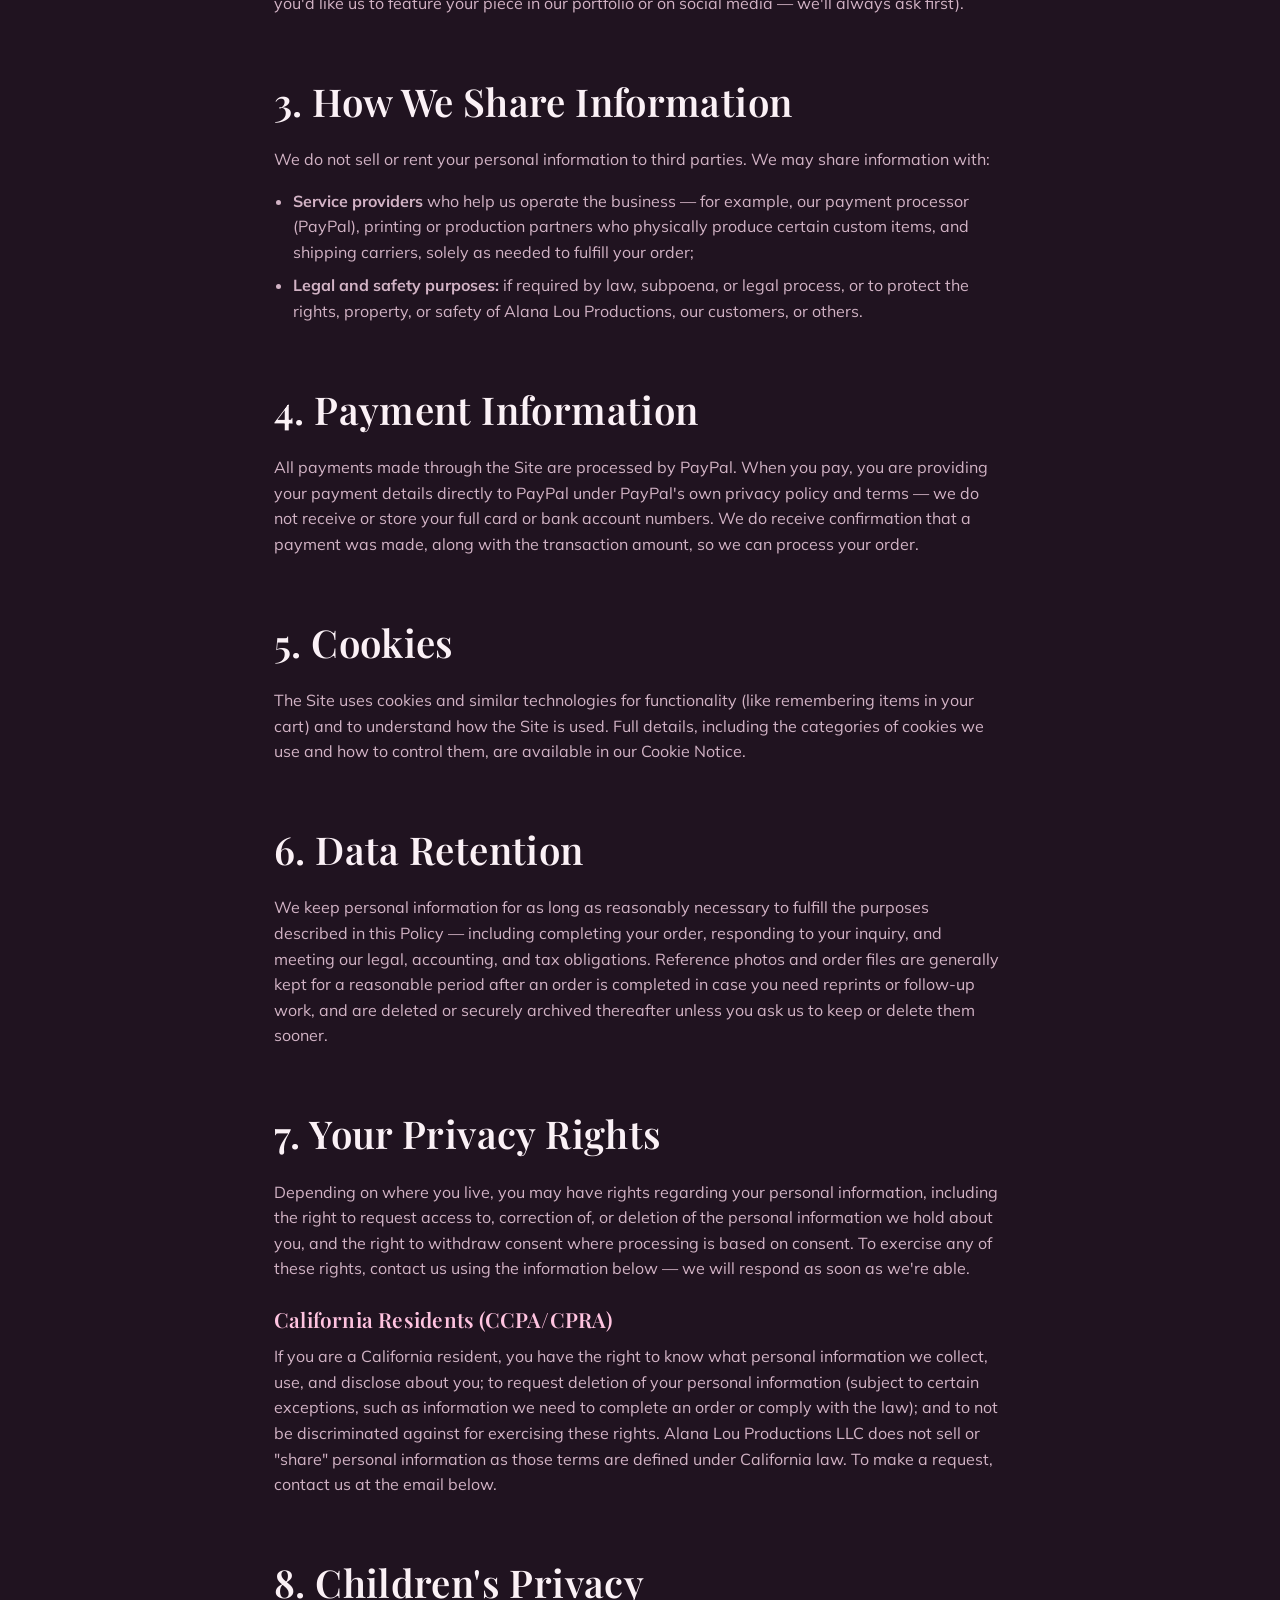
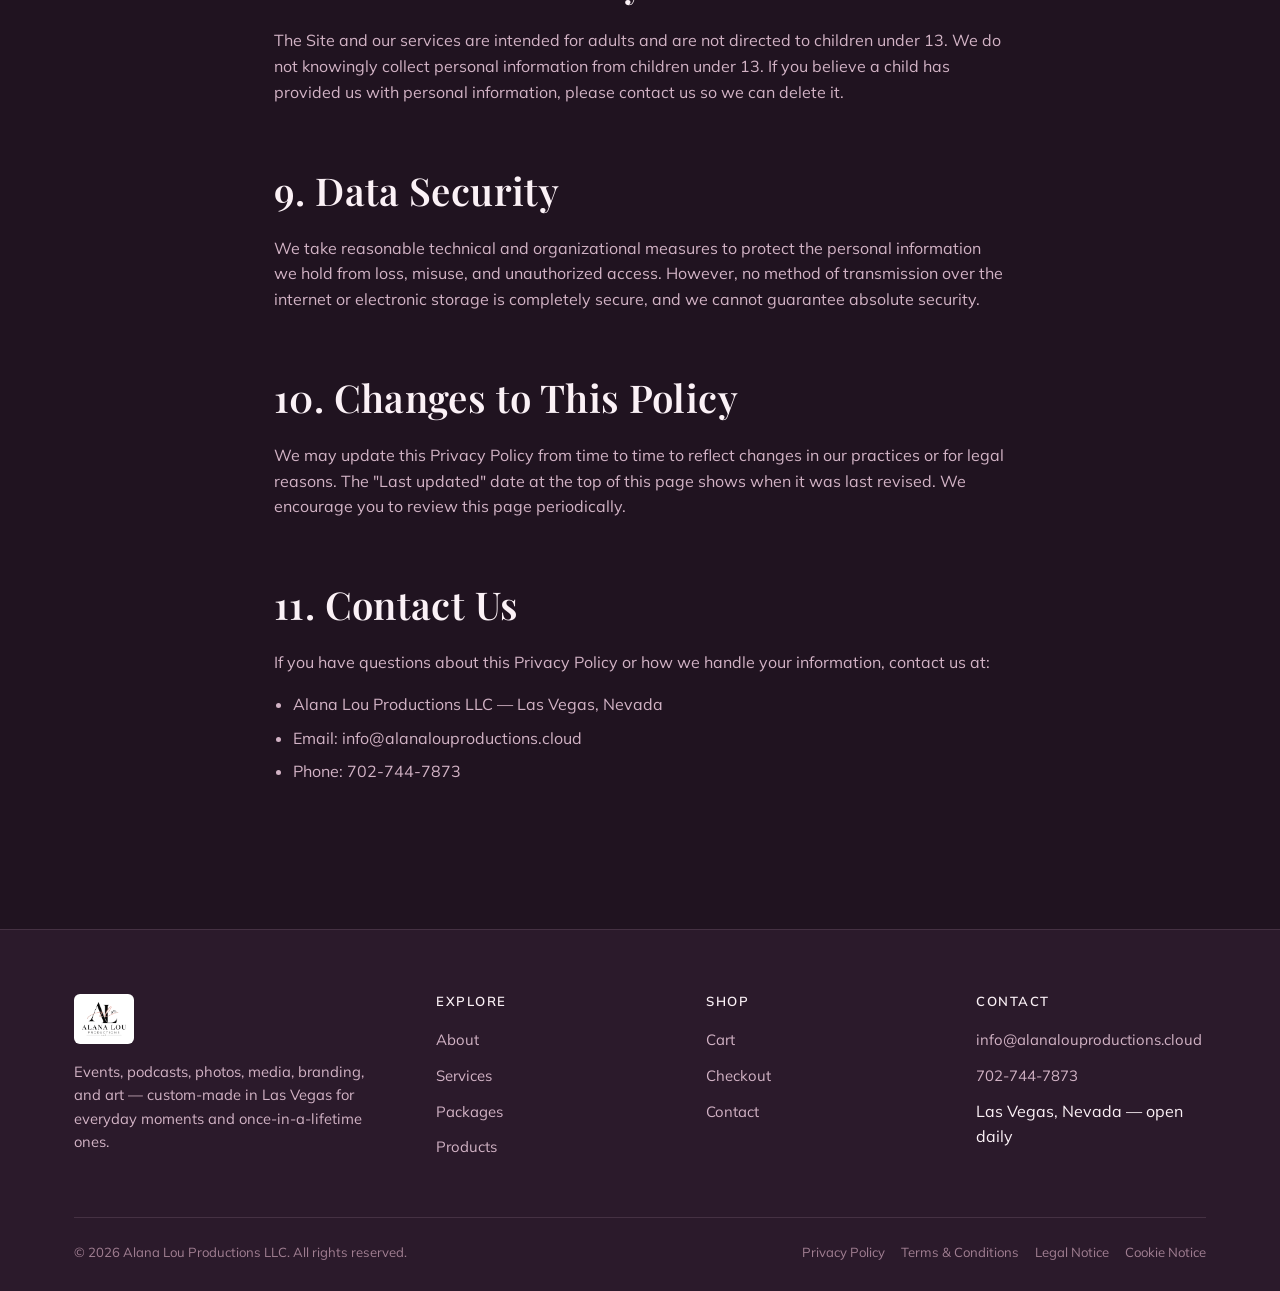
<file: privacy-policy.html>
<!DOCTYPE html>
<html lang="en">
<head>
<meta charset="UTF-8">
<meta name="viewport" content="width=device-width, initial-scale=1.0">
<title>Privacy Policy | Alana Lou Productions LLC</title>
<meta name="description" content="Privacy Policy for Alana Lou Productions LLC.">
<link rel="icon" type="image/png" sizes="32x32" href="assets/images/favicon-32.png">
<link rel="icon" type="image/png" sizes="192x192" href="assets/images/favicon-192.png">
<link rel="apple-touch-icon" href="assets/images/favicon-192.png">
<link rel="stylesheet" href="assets/css/style.css">
</head>
<body>

<header class="site-header">
  <div class="container">
    <a href="index.html" class="brand">
      <span class="logo-chip"><img src="assets/images/logo-header.png" alt="Alana Lou Productions LLC"></span>
      <span class="brand-text">Alana Lou Productions</span>
    </a>
    <nav class="nav-primary" aria-label="Primary">
      <ul>
        <li><a href="index.html" data-nav-link>Home</a></li>
        <li><a href="about.html" data-nav-link>About</a></li>
        <li><a href="services.html" data-nav-link>Services</a></li>
        <li><a href="packages.html" data-nav-link>Packages</a></li>
        <li><a href="products.html" data-nav-link>Products</a></li>
        <li><a href="contact.html" data-nav-link>Contact</a></li>
      </ul>
    </nav>
    <div class="header-actions">
      <a href="cart.html" class="icon-btn" aria-label="View cart">
        <svg width="20" height="20" viewBox="0 0 24 24" fill="none" stroke="currentColor" stroke-width="1.8"><path d="M6 8h12l-1 12H7L6 8Z"/><path d="M9 8V6a3 3 0 0 1 6 0v2"/></svg>
        <span class="cart-count" data-cart-count style="display:none;">0</span>
      </a>
      <button class="nav-toggle" data-nav-toggle aria-label="Open menu" aria-expanded="false">
        <svg width="20" height="20" viewBox="0 0 24 24" fill="none" stroke="currentColor" stroke-width="1.8" stroke-linecap="round"><path d="M4 7h16M4 12h16M4 17h16"/></svg>
      </button>
    </div>
  </div>
</header>

<nav class="mobile-nav" data-mobile-nav aria-label="Mobile">
  <ul>
    <li><a href="index.html" data-nav-link>Home</a></li>
    <li><a href="about.html" data-nav-link>About</a></li>
    <li><a href="services.html" data-nav-link>Services</a></li>
    <li><a href="packages.html" data-nav-link>Packages</a></li>
    <li><a href="products.html" data-nav-link>Products</a></li>
    <li><a href="contact.html" data-nav-link>Contact</a></li>
    <li><a href="cart.html" data-nav-link>Cart</a></li>
  </ul>
</nav>

<main>
  <section class="page-hero">
    <div class="container">
      <span class="eyebrow">Legal</span>
      <h1>Privacy Policy</h1>
    </div>
  </section>

  <section class="section" style="padding-top:12px;">
    <div class="container legal-content">
      <p class="updated">Last updated: September 19, 2026</p>

      <p>Alana Lou Productions LLC ("Alana Lou Productions," "we," "us," or "our") respects your privacy. This Privacy Policy explains what information we collect through alanalouproductions.cloud (the "Site") and when you place an order, contact us, or otherwise interact with our business, how we use that information, and the choices you have.</p>

      <h2>1. Information We Collect</h2>
      <h3>Information you give us directly</h3>
      <ul>
        <li><strong>Contact information:</strong> name, email address, phone number, and mailing/shipping address, when you submit our contact form, place an order, or otherwise reach out to us.</li>
        <li><strong>Order and service information:</strong> details about the custom art, decor, apparel, photography session, or bulk order you're requesting, including any photos, images, or reference material you provide us so we can create your custom piece.</li>
        <li><strong>Payment-related information:</strong> when you check out, payment is processed by PayPal. We do not collect or store your full card number, PayPal password, or other sensitive payment credentials on our own systems — see "Payment Information" below.</li>
        <li><strong>Communications:</strong> anything you send us by email, phone, or through the contact form, including any attachments.</li>
      </ul>

      <h3>Information collected automatically</h3>
      <ul>
        <li><strong>Technical information:</strong> IP address, browser type, device type, and general usage data collected through cookies and similar technologies when you browse the Site. See our <a href="cookies-notice.html">Cookie Notice</a> for details.</li>
        <li><strong>Analytics information:</strong> aggregated, non-identifying data about how visitors use the Site (pages viewed, time on page, general location at the city/region level), which helps us understand what's working and what isn't.</li>
      </ul>

      <h2>2. How We Use Your Information</h2>
      <p>We use the information we collect to:</p>
      <ul>
        <li>Create, produce, and fulfill the custom art, decor, apparel, photography, and bulk orders you request;</li>
        <li>Communicate with you about your order, inquiry, or upcoming photography session;</li>
        <li>Process payment through our third-party payment processor;</li>
        <li>Respond to questions, requests, and customer service needs;</li>
        <li>Improve the Site, our offerings, and the overall customer experience;</li>
        <li>Meet legal, tax, and accounting obligations.</li>
      </ul>
      <p>We do not sell your personal information, and we do not use the photos you send us for any purpose beyond creating your order unless you separately give us permission (for example, if you'd like us to feature your piece in our portfolio or on social media — we'll always ask first).</p>

      <h2>3. How We Share Information</h2>
      <p>We do not sell or rent your personal information to third parties. We may share information with:</p>
      <ul>
        <li><strong>Service providers</strong> who help us operate the business — for example, our payment processor (PayPal), printing or production partners who physically produce certain custom items, and shipping carriers, solely as needed to fulfill your order;</li>
        <li><strong>Legal and safety purposes:</strong> if required by law, subpoena, or legal process, or to protect the rights, property, or safety of Alana Lou Productions, our customers, or others.</li>
      </ul>

      <h2>4. Payment Information</h2>
      <p>All payments made through the Site are processed by PayPal. When you pay, you are providing your payment details directly to PayPal under PayPal's own privacy policy and terms — we do not receive or store your full card or bank account numbers. We do receive confirmation that a payment was made, along with the transaction amount, so we can process your order.</p>

      <h2>5. Cookies</h2>
      <p>The Site uses cookies and similar technologies for functionality (like remembering items in your cart) and to understand how the Site is used. Full details, including the categories of cookies we use and how to control them, are available in our <a href="cookies-notice.html">Cookie Notice</a>.</p>

      <h2>6. Data Retention</h2>
      <p>We keep personal information for as long as reasonably necessary to fulfill the purposes described in this Policy — including completing your order, responding to your inquiry, and meeting our legal, accounting, and tax obligations. Reference photos and order files are generally kept for a reasonable period after an order is completed in case you need reprints or follow-up work, and are deleted or securely archived thereafter unless you ask us to keep or delete them sooner.</p>

      <h2>7. Your Privacy Rights</h2>
      <p>Depending on where you live, you may have rights regarding your personal information, including the right to request access to, correction of, or deletion of the personal information we hold about you, and the right to withdraw consent where processing is based on consent. To exercise any of these rights, contact us using the information below — we will respond as soon as we're able.</p>

      <h3>California Residents (CCPA/CPRA)</h3>
      <p>If you are a California resident, you have the right to know what personal information we collect, use, and disclose about you; to request deletion of your personal information (subject to certain exceptions, such as information we need to complete an order or comply with the law); and to not be discriminated against for exercising these rights. Alana Lou Productions LLC does not sell or "share" personal information as those terms are defined under California law. To make a request, contact us at the email below.</p>

      <h2>8. Children's Privacy</h2>
      <p>The Site and our services are intended for adults and are not directed to children under 13. We do not knowingly collect personal information from children under 13. If you believe a child has provided us with personal information, please contact us so we can delete it.</p>

      <h2>9. Data Security</h2>
      <p>We take reasonable technical and organizational measures to protect the personal information we hold from loss, misuse, and unauthorized access. However, no method of transmission over the internet or electronic storage is completely secure, and we cannot guarantee absolute security.</p>

      <h2>10. Changes to This Policy</h2>
      <p>We may update this Privacy Policy from time to time to reflect changes in our practices or for legal reasons. The "Last updated" date at the top of this page shows when it was last revised. We encourage you to review this page periodically.</p>

      <h2>11. Contact Us</h2>
      <p>If you have questions about this Privacy Policy or how we handle your information, contact us at:</p>
      <ul>
        <li>Alana Lou Productions LLC — Las Vegas, Nevada</li>
        <li>Email: <a href="mailto:info@alanalouproductions.cloud">info@alanalouproductions.cloud</a></li>
        <li>Phone: <a href="tel:+17027447873">702-744-7873</a></li>
      </ul>
    </div>
  </section>
</main>

<footer class="site-footer">
  <div class="container">
    <div class="footer-grid">
      <div class="footer-brand">
        <span class="logo-chip"><img src="assets/images/logo-header.png" alt="Alana Lou Productions LLC"></span>
        <p>Events, podcasts, photos, media, branding, and art — custom-made in Las Vegas for everyday moments and once-in-a-lifetime ones.</p>
      </div>
      <div class="footer-col">
        <h4>Explore</h4>
        <ul>
          <li><a href="about.html">About</a></li>
          <li><a href="services.html">Services</a></li>
          <li><a href="packages.html">Packages</a></li>
          <li><a href="products.html">Products</a></li>
        </ul>
      </div>
      <div class="footer-col">
        <h4>Shop</h4>
        <ul>
          <li><a href="cart.html">Cart</a></li>
          <li><a href="checkout.html">Checkout</a></li>
          <li><a href="contact.html">Contact</a></li>
        </ul>
      </div>
      <div class="footer-col">
        <h4>Contact</h4>
        <ul>
          <li><a href="mailto:info@alanalouproductions.cloud">info@alanalouproductions.cloud</a></li>
          <li><a href="tel:+17027447873">702-744-7873</a></li>
          <li>Las Vegas, Nevada — open daily</li>
        </ul>
      </div>
    </div>
    <div class="footer-bottom">
      <span>&copy; <span data-year></span> Alana Lou Productions LLC. All rights reserved.</span>
      <div class="legal-links">
        <a href="privacy-policy.html">Privacy Policy</a>
        <a href="terms-conditions.html">Terms &amp; Conditions</a>
        <a href="legal-notice.html">Legal Notice</a>
        <a href="cookies-notice.html">Cookie Notice</a>
      </div>
    </div>
  </div>
</footer>

<div class="cookie-banner" data-cookie-banner>
  <p>We use a few cookies to keep the site running smoothly and to understand how visitors use it. See our <a href="cookies-notice.html">Cookie Notice</a> for details.</p>
  <div class="cookie-actions">
    <button class="btn btn--primary btn--sm" data-cookie-accept>Accept</button>
    <button class="btn btn--outline btn--sm" data-cookie-decline>Decline</button>
  </div>
</div>

<script src="assets/js/cart.js"></script>
<script src="assets/js/main.js"></script>
</body>
</html>
</file>
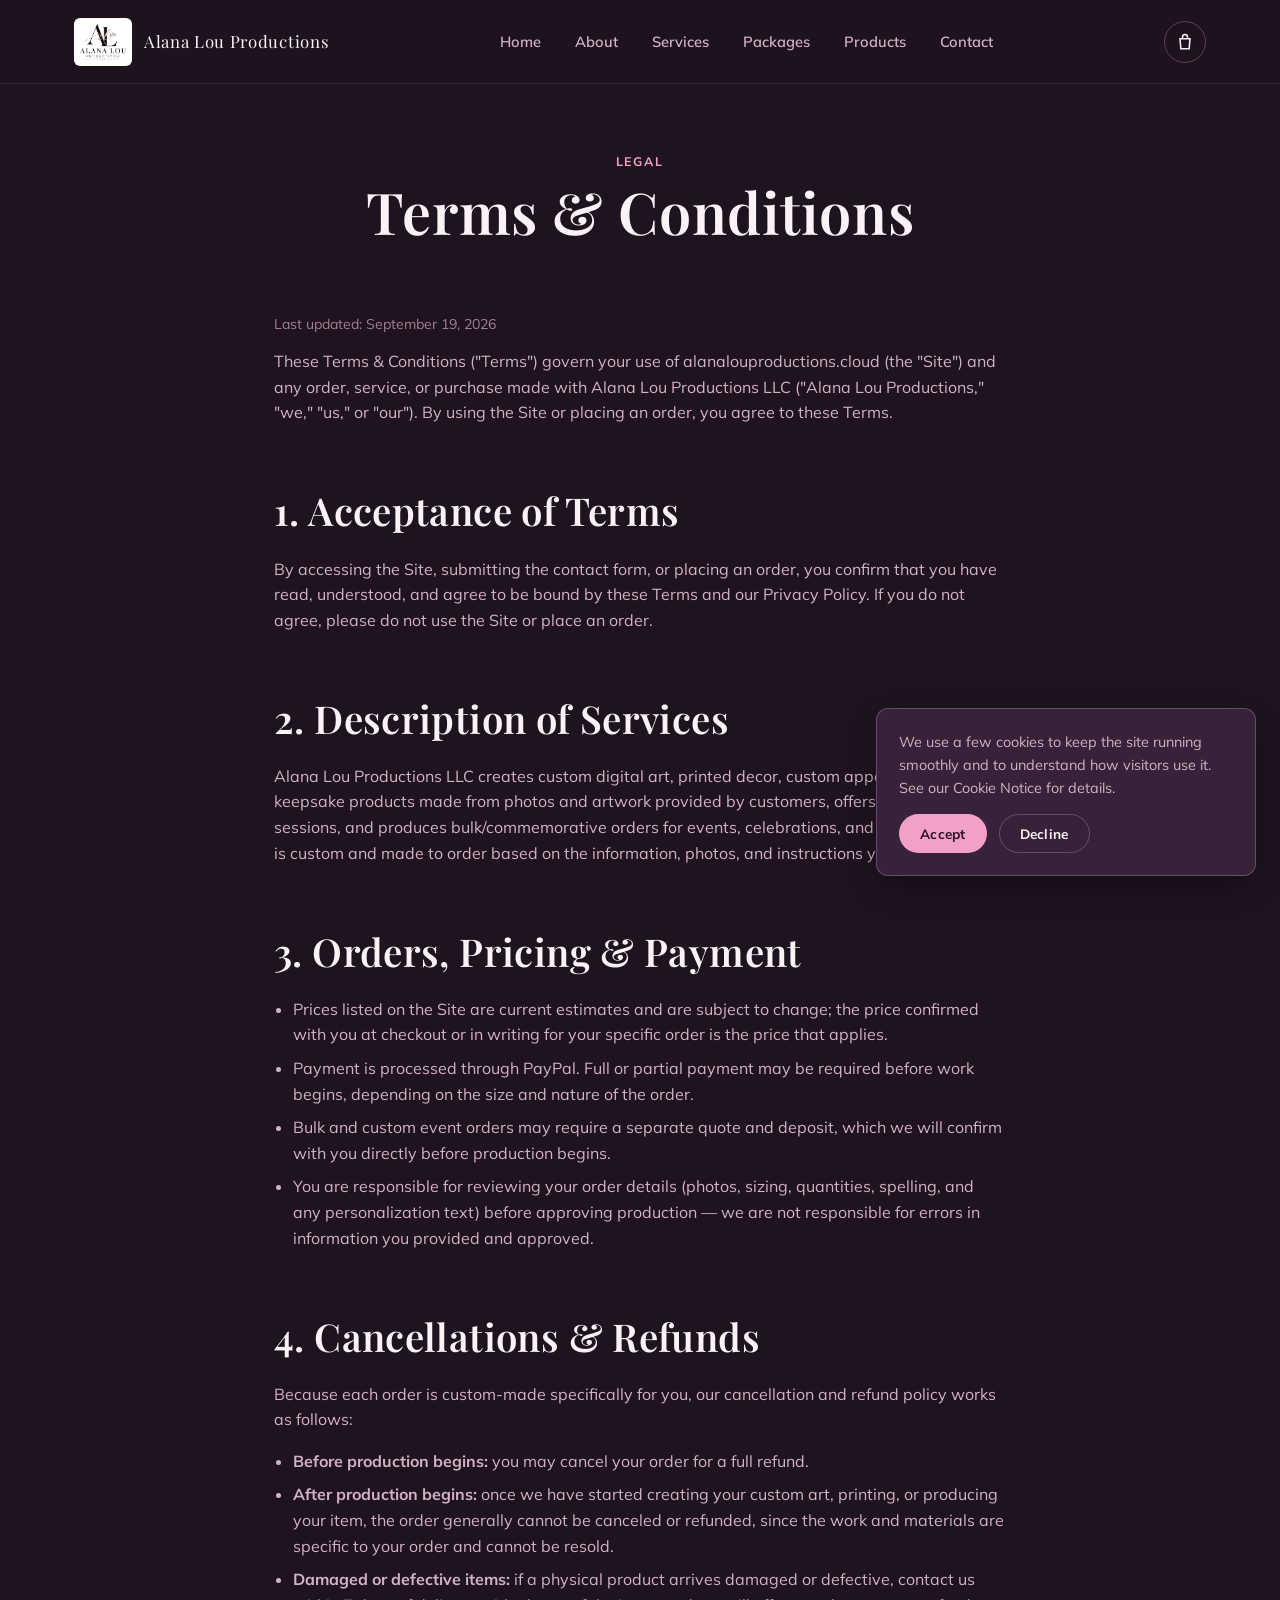
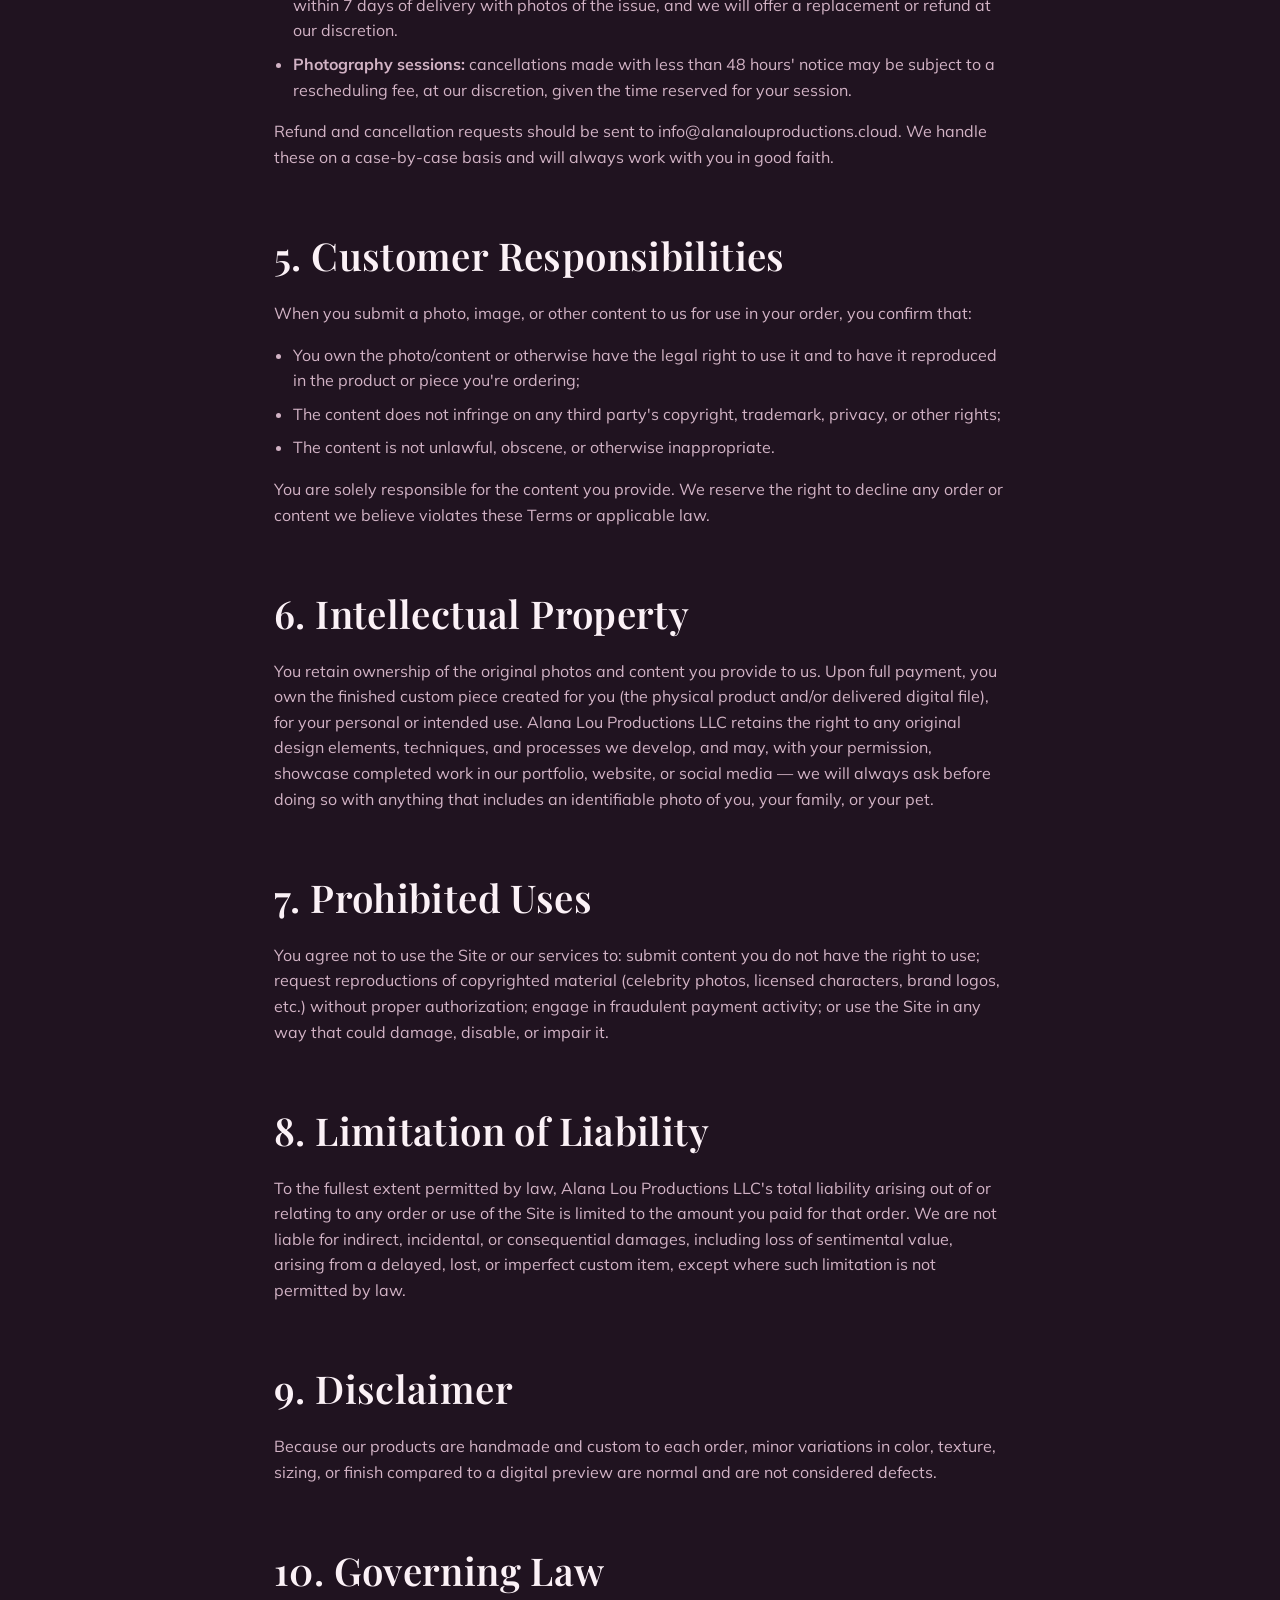
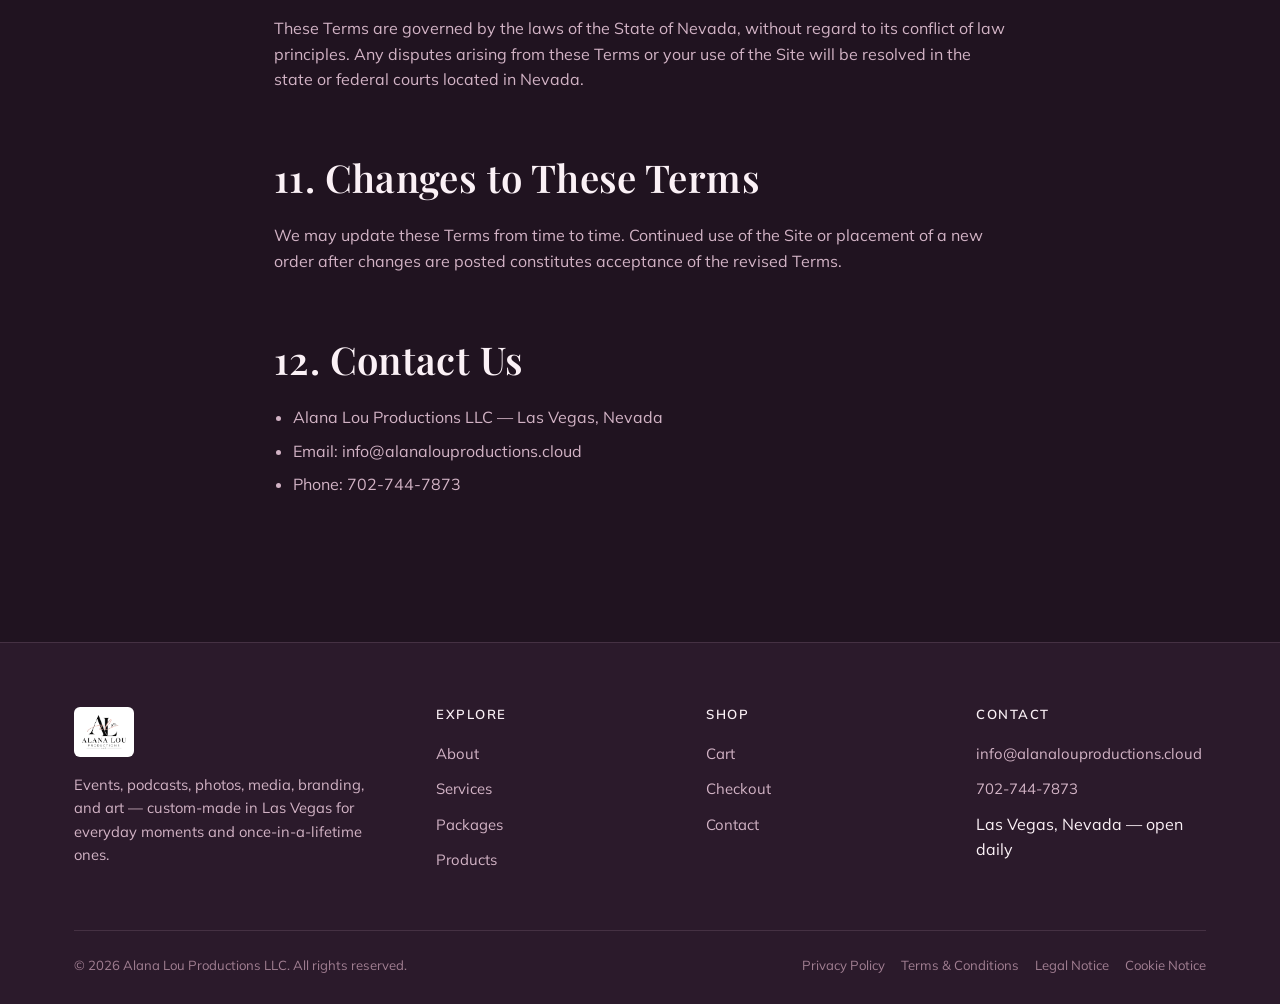
<file: terms-conditions.html>
<!DOCTYPE html>
<html lang="en">
<head>
<meta charset="UTF-8">
<meta name="viewport" content="width=device-width, initial-scale=1.0">
<title>Terms &amp; Conditions | Alana Lou Productions LLC</title>
<meta name="description" content="Terms and Conditions for Alana Lou Productions LLC.">
<link rel="icon" type="image/png" sizes="32x32" href="assets/images/favicon-32.png">
<link rel="icon" type="image/png" sizes="192x192" href="assets/images/favicon-192.png">
<link rel="apple-touch-icon" href="assets/images/favicon-192.png">
<link rel="stylesheet" href="assets/css/style.css">
</head>
<body>

<header class="site-header">
  <div class="container">
    <a href="index.html" class="brand">
      <span class="logo-chip"><img src="assets/images/logo-header.png" alt="Alana Lou Productions LLC"></span>
      <span class="brand-text">Alana Lou Productions</span>
    </a>
    <nav class="nav-primary" aria-label="Primary">
      <ul>
        <li><a href="index.html" data-nav-link>Home</a></li>
        <li><a href="about.html" data-nav-link>About</a></li>
        <li><a href="services.html" data-nav-link>Services</a></li>
        <li><a href="packages.html" data-nav-link>Packages</a></li>
        <li><a href="products.html" data-nav-link>Products</a></li>
        <li><a href="contact.html" data-nav-link>Contact</a></li>
      </ul>
    </nav>
    <div class="header-actions">
      <a href="cart.html" class="icon-btn" aria-label="View cart">
        <svg width="20" height="20" viewBox="0 0 24 24" fill="none" stroke="currentColor" stroke-width="1.8"><path d="M6 8h12l-1 12H7L6 8Z"/><path d="M9 8V6a3 3 0 0 1 6 0v2"/></svg>
        <span class="cart-count" data-cart-count style="display:none;">0</span>
      </a>
      <button class="nav-toggle" data-nav-toggle aria-label="Open menu" aria-expanded="false">
        <svg width="20" height="20" viewBox="0 0 24 24" fill="none" stroke="currentColor" stroke-width="1.8" stroke-linecap="round"><path d="M4 7h16M4 12h16M4 17h16"/></svg>
      </button>
    </div>
  </div>
</header>

<nav class="mobile-nav" data-mobile-nav aria-label="Mobile">
  <ul>
    <li><a href="index.html" data-nav-link>Home</a></li>
    <li><a href="about.html" data-nav-link>About</a></li>
    <li><a href="services.html" data-nav-link>Services</a></li>
    <li><a href="packages.html" data-nav-link>Packages</a></li>
    <li><a href="products.html" data-nav-link>Products</a></li>
    <li><a href="contact.html" data-nav-link>Contact</a></li>
    <li><a href="cart.html" data-nav-link>Cart</a></li>
  </ul>
</nav>

<main>
  <section class="page-hero">
    <div class="container">
      <span class="eyebrow">Legal</span>
      <h1>Terms &amp; Conditions</h1>
    </div>
  </section>

  <section class="section" style="padding-top:12px;">
    <div class="container legal-content">
      <p class="updated">Last updated: September 19, 2026</p>

      <p>These Terms &amp; Conditions ("Terms") govern your use of alanalouproductions.cloud (the "Site") and any order, service, or purchase made with Alana Lou Productions LLC ("Alana Lou Productions," "we," "us," or "our"). By using the Site or placing an order, you agree to these Terms.</p>

      <h2>1. Acceptance of Terms</h2>
      <p>By accessing the Site, submitting the contact form, or placing an order, you confirm that you have read, understood, and agree to be bound by these Terms and our <a href="privacy-policy.html">Privacy Policy</a>. If you do not agree, please do not use the Site or place an order.</p>

      <h2>2. Description of Services</h2>
      <p>Alana Lou Productions LLC creates custom digital art, printed decor, custom apparel, and keepsake products made from photos and artwork provided by customers, offers photography sessions, and produces bulk/commemorative orders for events, celebrations, and tributes. All work is custom and made to order based on the information, photos, and instructions you provide.</p>

      <h2>3. Orders, Pricing &amp; Payment</h2>
      <ul>
        <li>Prices listed on the Site are current estimates and are subject to change; the price confirmed with you at checkout or in writing for your specific order is the price that applies.</li>
        <li>Payment is processed through PayPal. Full or partial payment may be required before work begins, depending on the size and nature of the order.</li>
        <li>Bulk and custom event orders may require a separate quote and deposit, which we will confirm with you directly before production begins.</li>
        <li>You are responsible for reviewing your order details (photos, sizing, quantities, spelling, and any personalization text) before approving production — we are not responsible for errors in information you provided and approved.</li>
      </ul>

      <h2>4. Cancellations &amp; Refunds</h2>
      <p>Because each order is custom-made specifically for you, our cancellation and refund policy works as follows:</p>
      <ul>
        <li><strong>Before production begins:</strong> you may cancel your order for a full refund.</li>
        <li><strong>After production begins:</strong> once we have started creating your custom art, printing, or producing your item, the order generally cannot be canceled or refunded, since the work and materials are specific to your order and cannot be resold.</li>
        <li><strong>Damaged or defective items:</strong> if a physical product arrives damaged or defective, contact us within 7 days of delivery with photos of the issue, and we will offer a replacement or refund at our discretion.</li>
        <li><strong>Photography sessions:</strong> cancellations made with less than 48 hours' notice may be subject to a rescheduling fee, at our discretion, given the time reserved for your session.</li>
      </ul>
      <p>Refund and cancellation requests should be sent to <a href="mailto:info@alanalouproductions.cloud">info@alanalouproductions.cloud</a>. We handle these on a case-by-case basis and will always work with you in good faith.</p>

      <h2>5. Customer Responsibilities</h2>
      <p>When you submit a photo, image, or other content to us for use in your order, you confirm that:</p>
      <ul>
        <li>You own the photo/content or otherwise have the legal right to use it and to have it reproduced in the product or piece you're ordering;</li>
        <li>The content does not infringe on any third party's copyright, trademark, privacy, or other rights;</li>
        <li>The content is not unlawful, obscene, or otherwise inappropriate.</li>
      </ul>
      <p>You are solely responsible for the content you provide. We reserve the right to decline any order or content we believe violates these Terms or applicable law.</p>

      <h2>6. Intellectual Property</h2>
      <p>You retain ownership of the original photos and content you provide to us. Upon full payment, you own the finished custom piece created for you (the physical product and/or delivered digital file), for your personal or intended use. Alana Lou Productions LLC retains the right to any original design elements, techniques, and processes we develop, and may, with your permission, showcase completed work in our portfolio, website, or social media — we will always ask before doing so with anything that includes an identifiable photo of you, your family, or your pet.</p>

      <h2>7. Prohibited Uses</h2>
      <p>You agree not to use the Site or our services to: submit content you do not have the right to use; request reproductions of copyrighted material (celebrity photos, licensed characters, brand logos, etc.) without proper authorization; engage in fraudulent payment activity; or use the Site in any way that could damage, disable, or impair it.</p>

      <h2>8. Limitation of Liability</h2>
      <p>To the fullest extent permitted by law, Alana Lou Productions LLC's total liability arising out of or relating to any order or use of the Site is limited to the amount you paid for that order. We are not liable for indirect, incidental, or consequential damages, including loss of sentimental value, arising from a delayed, lost, or imperfect custom item, except where such limitation is not permitted by law.</p>

      <h2>9. Disclaimer</h2>
      <p>Because our products are handmade and custom to each order, minor variations in color, texture, sizing, or finish compared to a digital preview are normal and are not considered defects.</p>

      <h2>10. Governing Law</h2>
      <p>These Terms are governed by the laws of the State of Nevada, without regard to its conflict of law principles. Any disputes arising from these Terms or your use of the Site will be resolved in the state or federal courts located in Nevada.</p>

      <h2>11. Changes to These Terms</h2>
      <p>We may update these Terms from time to time. Continued use of the Site or placement of a new order after changes are posted constitutes acceptance of the revised Terms.</p>

      <h2>12. Contact Us</h2>
      <ul>
        <li>Alana Lou Productions LLC — Las Vegas, Nevada</li>
        <li>Email: <a href="mailto:info@alanalouproductions.cloud">info@alanalouproductions.cloud</a></li>
        <li>Phone: <a href="tel:+17027447873">702-744-7873</a></li>
      </ul>
    </div>
  </section>
</main>

<footer class="site-footer">
  <div class="container">
    <div class="footer-grid">
      <div class="footer-brand">
        <span class="logo-chip"><img src="assets/images/logo-header.png" alt="Alana Lou Productions LLC"></span>
        <p>Events, podcasts, photos, media, branding, and art — custom-made in Las Vegas for everyday moments and once-in-a-lifetime ones.</p>
      </div>
      <div class="footer-col">
        <h4>Explore</h4>
        <ul>
          <li><a href="about.html">About</a></li>
          <li><a href="services.html">Services</a></li>
          <li><a href="packages.html">Packages</a></li>
          <li><a href="products.html">Products</a></li>
        </ul>
      </div>
      <div class="footer-col">
        <h4>Shop</h4>
        <ul>
          <li><a href="cart.html">Cart</a></li>
          <li><a href="checkout.html">Checkout</a></li>
          <li><a href="contact.html">Contact</a></li>
        </ul>
      </div>
      <div class="footer-col">
        <h4>Contact</h4>
        <ul>
          <li><a href="mailto:info@alanalouproductions.cloud">info@alanalouproductions.cloud</a></li>
          <li><a href="tel:+17027447873">702-744-7873</a></li>
          <li>Las Vegas, Nevada — open daily</li>
        </ul>
      </div>
    </div>
    <div class="footer-bottom">
      <span>&copy; <span data-year></span> Alana Lou Productions LLC. All rights reserved.</span>
      <div class="legal-links">
        <a href="privacy-policy.html">Privacy Policy</a>
        <a href="terms-conditions.html">Terms &amp; Conditions</a>
        <a href="legal-notice.html">Legal Notice</a>
        <a href="cookies-notice.html">Cookie Notice</a>
      </div>
    </div>
  </div>
</footer>

<div class="cookie-banner" data-cookie-banner>
  <p>We use a few cookies to keep the site running smoothly and to understand how visitors use it. See our <a href="cookies-notice.html">Cookie Notice</a> for details.</p>
  <div class="cookie-actions">
    <button class="btn btn--primary btn--sm" data-cookie-accept>Accept</button>
    <button class="btn btn--outline btn--sm" data-cookie-decline>Decline</button>
  </div>
</div>

<script src="assets/js/cart.js"></script>
<script src="assets/js/main.js"></script>
</body>
</html>
</file>
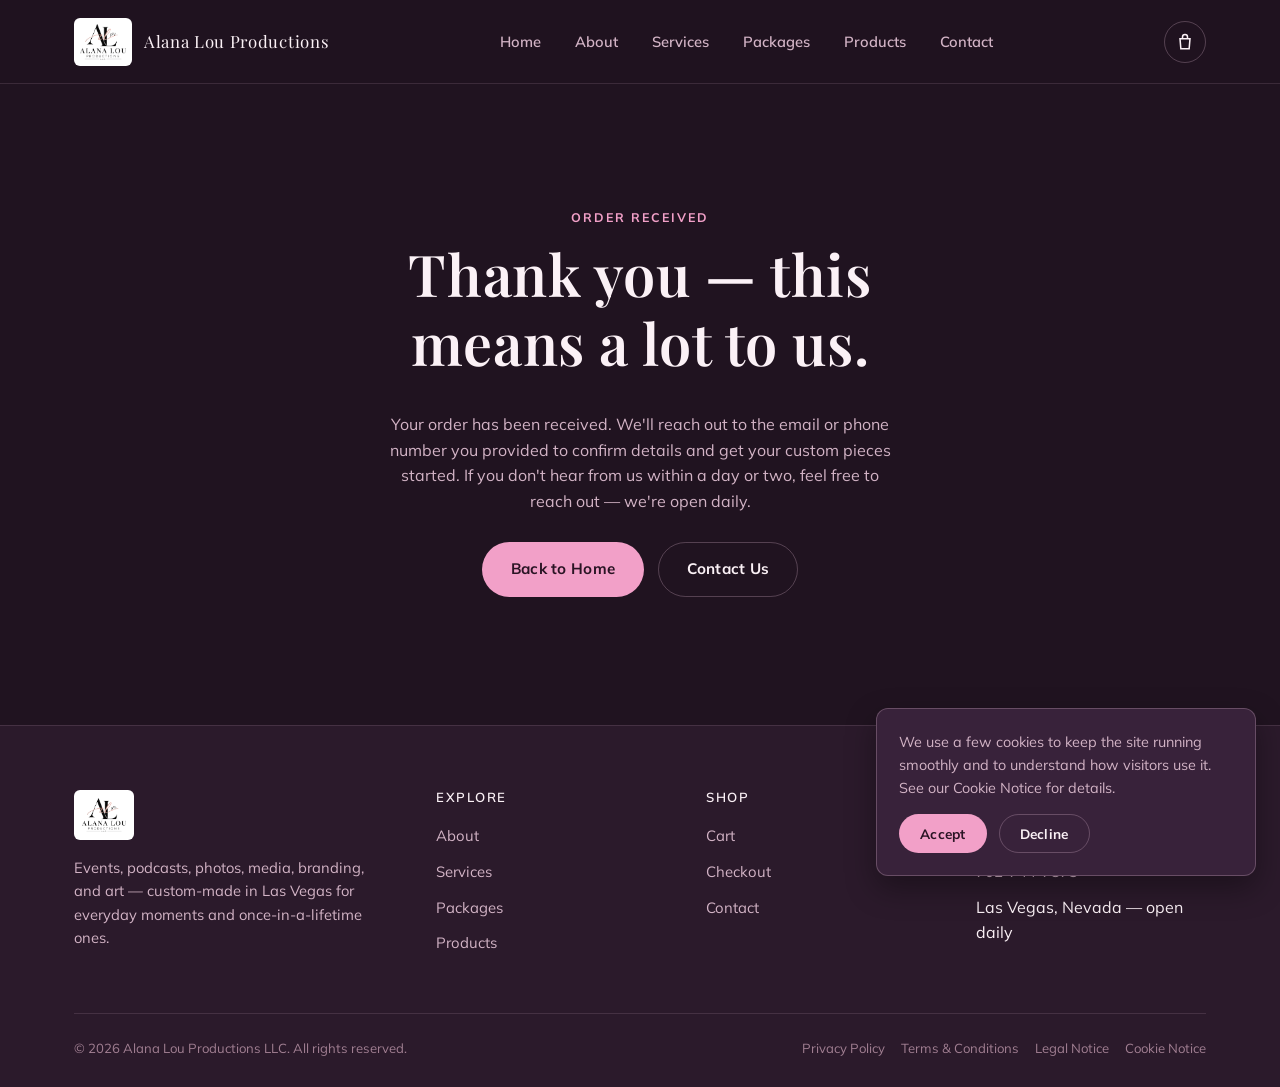
<file: thank-you.html>
<!DOCTYPE html>
<html lang="en">
<head>
<meta charset="UTF-8">
<meta name="viewport" content="width=device-width, initial-scale=1.0">
<title>Thank You | Alana Lou Productions LLC</title>
<meta name="description" content="Thank you for your order from Alana Lou Productions LLC.">
<link rel="icon" type="image/png" sizes="32x32" href="assets/images/favicon-32.png">
<link rel="icon" type="image/png" sizes="192x192" href="assets/images/favicon-192.png">
<link rel="apple-touch-icon" href="assets/images/favicon-192.png">
<link rel="stylesheet" href="assets/css/style.css">
</head>
<body>

<header class="site-header">
  <div class="container">
    <a href="index.html" class="brand">
      <span class="logo-chip"><img src="assets/images/logo-header.png" alt="Alana Lou Productions LLC"></span>
      <span class="brand-text">Alana Lou Productions</span>
    </a>
    <nav class="nav-primary" aria-label="Primary">
      <ul>
        <li><a href="index.html" data-nav-link>Home</a></li>
        <li><a href="about.html" data-nav-link>About</a></li>
        <li><a href="services.html" data-nav-link>Services</a></li>
        <li><a href="packages.html" data-nav-link>Packages</a></li>
        <li><a href="products.html" data-nav-link>Products</a></li>
        <li><a href="contact.html" data-nav-link>Contact</a></li>
      </ul>
    </nav>
    <div class="header-actions">
      <a href="cart.html" class="icon-btn" aria-label="View cart">
        <svg width="20" height="20" viewBox="0 0 24 24" fill="none" stroke="currentColor" stroke-width="1.8"><path d="M6 8h12l-1 12H7L6 8Z"/><path d="M9 8V6a3 3 0 0 1 6 0v2"/></svg>
        <span class="cart-count" data-cart-count style="display:none;">0</span>
      </a>
      <button class="nav-toggle" data-nav-toggle aria-label="Open menu" aria-expanded="false">
        <svg width="20" height="20" viewBox="0 0 24 24" fill="none" stroke="currentColor" stroke-width="1.8" stroke-linecap="round"><path d="M4 7h16M4 12h16M4 17h16"/></svg>
      </button>
    </div>
  </div>
</header>

<nav class="mobile-nav" data-mobile-nav aria-label="Mobile">
  <ul>
    <li><a href="index.html" data-nav-link>Home</a></li>
    <li><a href="about.html" data-nav-link>About</a></li>
    <li><a href="services.html" data-nav-link>Services</a></li>
    <li><a href="packages.html" data-nav-link>Packages</a></li>
    <li><a href="products.html" data-nav-link>Products</a></li>
    <li><a href="contact.html" data-nav-link>Contact</a></li>
    <li><a href="cart.html" data-nav-link>Cart</a></li>
  </ul>
</nav>

<main>
  <section class="section" style="padding-top:120px;">
    <div class="container text-center" style="max-width:560px;">
      <span class="eyebrow">Order Received</span>
      <h1>Thank you — this means a lot to us.</h1>
      <p>Your order has been received. We'll reach out to the email or phone number you provided to confirm details and get your custom pieces started. If you don't hear from us within a day or two, feel free to reach out — we're open daily.</p>
      <div class="hero-cta" style="justify-content:center;">
        <a href="index.html" class="btn btn--primary">Back to Home</a>
        <a href="contact.html" class="btn btn--outline">Contact Us</a>
      </div>
    </div>
  </section>
</main>

<footer class="site-footer">
  <div class="container">
    <div class="footer-grid">
      <div class="footer-brand">
        <span class="logo-chip"><img src="assets/images/logo-header.png" alt="Alana Lou Productions LLC"></span>
        <p>Events, podcasts, photos, media, branding, and art — custom-made in Las Vegas for everyday moments and once-in-a-lifetime ones.</p>
      </div>
      <div class="footer-col">
        <h4>Explore</h4>
        <ul>
          <li><a href="about.html">About</a></li>
          <li><a href="services.html">Services</a></li>
          <li><a href="packages.html">Packages</a></li>
          <li><a href="products.html">Products</a></li>
        </ul>
      </div>
      <div class="footer-col">
        <h4>Shop</h4>
        <ul>
          <li><a href="cart.html">Cart</a></li>
          <li><a href="checkout.html">Checkout</a></li>
          <li><a href="contact.html">Contact</a></li>
        </ul>
      </div>
      <div class="footer-col">
        <h4>Contact</h4>
        <ul>
          <li><a href="mailto:info@alanalouproductions.cloud">info@alanalouproductions.cloud</a></li>
          <li><a href="tel:+17027447873">702-744-7873</a></li>
          <li>Las Vegas, Nevada — open daily</li>
        </ul>
      </div>
    </div>
    <div class="footer-bottom">
      <span>&copy; <span data-year></span> Alana Lou Productions LLC. All rights reserved.</span>
      <div class="legal-links">
        <a href="privacy-policy.html">Privacy Policy</a>
        <a href="terms-conditions.html">Terms &amp; Conditions</a>
        <a href="legal-notice.html">Legal Notice</a>
        <a href="cookies-notice.html">Cookie Notice</a>
      </div>
    </div>
  </div>
</footer>

<div class="cookie-banner" data-cookie-banner>
  <p>We use a few cookies to keep the site running smoothly and to understand how visitors use it. See our <a href="cookies-notice.html">Cookie Notice</a> for details.</p>
  <div class="cookie-actions">
    <button class="btn btn--primary btn--sm" data-cookie-accept>Accept</button>
    <button class="btn btn--outline btn--sm" data-cookie-decline>Decline</button>
  </div>
</div>

<script src="assets/js/cart.js"></script>
<script src="assets/js/main.js"></script>
</body>
</html>
</file>
<file: assets/css/style.css>
/* =========================================================
   Alana Lou Productions LLC — shared stylesheet
   Palette + type are defined once below; change here to
   restyle the whole site.
   ========================================================= */

@import url('https://fonts.googleapis.com/css2?family=Playfair+Display:ital,wght@0,500;0,600;0,700;1,500&family=Mulish:wght@400;500;600;700;800&display=swap');

:root{
  /* Core palette — a vibrant deep plum-black paired with a true light pink */
  --color-bg: #201320;
  --color-bg-soft: #2b1a2b;
  --color-bg-elevated: #38223a;
  --color-border: rgba(255, 214, 236, 0.12);
  --color-border-strong: rgba(255, 214, 236, 0.24);

  --color-text: #fbf1f6;
  --color-text-muted: #d2b3c5;
  --color-text-faint: #a17f92;

  --color-rose: #f2a0c8;
  --color-rose-light: #ffc3e0;
  --color-rose-dark: #d16fa0;
  --color-ink: #2a1424;
  --color-white: #ffffff;

  --color-success: #8fbf9f;
  --color-error: #d98f8f;

  --font-display: 'Playfair Display', Georgia, serif;
  --font-body: 'Mulish', -apple-system, BlinkMacSystemFont, 'Segoe UI', sans-serif;

  --container-w: 1180px;
  --radius-sm: 6px;
  --radius-md: 12px;
  --radius-lg: 20px;
  --shadow-card: 0 12px 30px rgba(0,0,0,0.35);

  --header-h: 84px;
}

*, *::before, *::after{ box-sizing: border-box; }

html{ scroll-behavior: smooth; }

body{
  margin: 0;
  background: var(--color-bg);
  color: var(--color-text);
  font-family: var(--font-body);
  font-size: 16px;
  line-height: 1.6;
  -webkit-font-smoothing: antialiased;
}

img{ max-width: 100%; display: block; }

a{ color: inherit; text-decoration: none; }

h1, h2, h3, h4{
  font-family: var(--font-display);
  font-weight: 600;
  line-height: 1.2;
  margin: 0 0 0.6em;
  letter-spacing: 0.01em;
}

h1{ font-size: clamp(2.2rem, 5vw, 3.6rem); }
h2{ font-size: clamp(1.7rem, 3.5vw, 2.4rem); }
h3{ font-size: 1.3rem; }

p{ margin: 0 0 1em; color: var(--color-text-muted); }

.container{
  width: 100%;
  max-width: var(--container-w);
  margin: 0 auto;
  padding: 0 24px;
}

.eyebrow{
  display: inline-block;
  font-family: var(--font-body);
  font-size: 0.78rem;
  font-weight: 700;
  letter-spacing: 0.16em;
  text-transform: uppercase;
  color: var(--color-rose);
  margin-bottom: 0.9em;
}

.section{ padding: 88px 0; }
.section--tight{ padding: 56px 0; }
.section--soft{ background: var(--color-bg-soft); }

.section-head{
  max-width: 640px;
  margin: 0 auto 48px;
  text-align: center;
}
.section-head p{ margin: 0; }

/* ---------- Buttons ---------- */
.btn{
  display: inline-flex;
  align-items: center;
  justify-content: center;
  gap: 8px;
  padding: 14px 28px;
  border-radius: 999px;
  font-family: var(--font-body);
  font-weight: 700;
  font-size: 0.95rem;
  letter-spacing: 0.02em;
  border: 1px solid transparent;
  cursor: pointer;
  transition: transform 0.15s ease, background 0.2s ease, border-color 0.2s ease, color 0.2s ease;
  white-space: nowrap;
}
.btn:hover{ transform: translateY(-2px); }
.btn:active{ transform: translateY(0); }

.btn--primary{
  background: var(--color-rose);
  color: var(--color-ink);
}
.btn--primary:hover{ background: var(--color-rose-light); }

.btn--outline{
  background: transparent;
  border-color: var(--color-border-strong);
  color: var(--color-text);
}
.btn--outline:hover{ border-color: var(--color-rose); color: var(--color-rose-light); }

.btn--block{ width: 100%; }
.btn--sm{ padding: 10px 20px; font-size: 0.85rem; }
.btn[disabled]{ opacity: 0.5; cursor: not-allowed; transform: none; }

/* ---------- Header / Nav ---------- */
.site-header{
  position: sticky;
  top: 0;
  z-index: 500;
  height: var(--header-h);
  display: flex;
  align-items: center;
  background: rgba(32,19,32,0.86);
  backdrop-filter: blur(10px);
  border-bottom: 1px solid var(--color-border);
}
.site-header .container{
  display: flex;
  align-items: center;
  justify-content: space-between;
  gap: 24px;
}
.brand{ display: flex; align-items: center; gap: 12px; }
.brand-text{ display: none; }

.logo-chip{
  display: inline-flex;
  align-items: center;
  justify-content: center;
  background: var(--color-white);
  border-radius: 6px;
  padding: 6px;
  flex-shrink: 0;
}
.logo-chip img{ height: 36px; width: auto; display: block; }

.nav-primary{ display: none; }
.nav-primary ul{
  display: flex;
  gap: 30px;
  list-style: none;
  margin: 0; padding: 0;
}
.nav-primary a{
  font-size: 0.92rem;
  font-weight: 600;
  color: var(--color-text-muted);
  padding: 6px 2px;
  border-bottom: 2px solid transparent;
  transition: color 0.2s ease, border-color 0.2s ease;
}
.nav-primary a:hover,
.nav-primary a.active{
  color: var(--color-white);
  border-color: var(--color-rose);
}

.header-actions{ display: flex; align-items: center; gap: 14px; }

.icon-btn{
  position: relative;
  display: inline-flex;
  align-items: center;
  justify-content: center;
  width: 42px; height: 42px;
  border-radius: 999px;
  border: 1px solid var(--color-border-strong);
  background: transparent;
  color: var(--color-text);
  cursor: pointer;
}
.icon-btn:hover{ border-color: var(--color-rose); }
.cart-count{
  position: absolute;
  top: -6px; right: -6px;
  min-width: 20px; height: 20px;
  padding: 0 5px;
  border-radius: 999px;
  background: var(--color-rose);
  color: var(--color-ink);
  font-size: 0.68rem;
  font-weight: 800;
  display: flex; align-items: center; justify-content: center;
}

.nav-toggle{
  display: inline-flex;
  align-items: center; justify-content: center;
  width: 42px; height: 42px;
  border-radius: 999px;
  border: 1px solid var(--color-border-strong);
  background: transparent;
  color: var(--color-text);
  cursor: pointer;
}

.mobile-nav{
  position: fixed;
  inset: var(--header-h) 0 0 0;
  background: var(--color-bg);
  z-index: 400;
  padding: 32px 24px;
  display: none;
  overflow-y: auto;
}
.mobile-nav.is-open{ display: block; }
.mobile-nav ul{ list-style: none; margin: 0; padding: 0; }
.mobile-nav li{ border-bottom: 1px solid var(--color-border); }
.mobile-nav a{
  display: block;
  padding: 18px 4px;
  font-family: var(--font-display);
  font-size: 1.3rem;
}
.mobile-nav a.active{ color: var(--color-rose-light); }

@media (min-width: 900px){
  .brand-text{ display: block; font-family: var(--font-display); font-size: 1.05rem; letter-spacing: 0.04em; }
  .nav-primary{ display: block; }
  .nav-toggle{ display: none; }
  .mobile-nav{ display: none !important; }
}

/* ---------- Hero ---------- */
.hero{
  position: relative;
  padding: 96px 0 100px;
  overflow: hidden;
}
.hero-grid{
  display: grid;
  gap: 48px;
  align-items: center;
}
.hero-media{
  border-radius: var(--radius-lg);
  overflow: hidden;
  box-shadow: var(--shadow-card);
  aspect-ratio: 4/5;
}
.hero-media img{ width: 100%; height: 100%; object-fit: cover; }
.hero-copy p{ font-size: 1.08rem; }
.hero-cta{ display: flex; flex-wrap: wrap; gap: 14px; margin-top: 28px; }

@media (min-width: 860px){
  .hero-grid{ grid-template-columns: 1.1fr 0.9fr; }
}

/* ---------- Cards ---------- */
.card{
  background: var(--color-bg-soft);
  border: 1px solid var(--color-border);
  border-radius: var(--radius-md);
  padding: 32px;
  height: 100%;
}
.card h3{ margin-bottom: 0.5em; }
.card-icon{
  width: 48px; height: 48px;
  border-radius: 999px;
  background: rgba(242,160,200,0.16);
  color: var(--color-rose-light);
  display: flex; align-items: center; justify-content: center;
  margin-bottom: 18px;
  font-family: var(--font-display);
  font-size: 1.2rem;
}

.grid{ display: grid; gap: 26px; }
.grid--3{ grid-template-columns: 1fr; }
.grid--2{ grid-template-columns: 1fr; }
.grid--4{ grid-template-columns: repeat(2, 1fr); }
@media (min-width: 700px){
  .grid--2{ grid-template-columns: 1fr 1fr; }
  .grid--3{ grid-template-columns: repeat(3, 1fr); }
  .grid--4{ grid-template-columns: repeat(2, 1fr); }
}
@media (min-width: 980px){
  .grid--4{ grid-template-columns: repeat(4, 1fr); }
}

/* ---------- Stats row ---------- */
.stats{
  display: grid;
  grid-template-columns: repeat(2, 1fr);
  gap: 24px;
  text-align: center;
}
@media (min-width: 700px){ .stats{ grid-template-columns: repeat(4, 1fr); } }
.stat h3{
  font-size: clamp(1.8rem, 4vw, 2.6rem);
  color: var(--color-rose-light);
  margin-bottom: 0.2em;
}
.stat p{ margin: 0; font-size: 0.9rem; text-transform: uppercase; letter-spacing: 0.08em; }

/* ---------- Product / offering cards ---------- */
.offer-card{
  background: var(--color-bg-soft);
  border: 1px solid var(--color-border);
  border-radius: var(--radius-md);
  overflow: hidden;
  display: flex;
  flex-direction: column;
  transition: border-color 0.2s ease, transform 0.2s ease;
}
.offer-card:hover{ border-color: var(--color-border-strong); transform: translateY(-4px); }
.offer-media{ aspect-ratio: 5/4; overflow: hidden; background: var(--color-bg-elevated); }
.offer-media img{ width: 100%; height: 100%; object-fit: cover; }
.offer-body{ padding: 22px 22px 24px; display: flex; flex-direction: column; gap: 10px; flex: 1; }
.offer-body h3{ margin: 0; }
.offer-body p{ margin: 0; font-size: 0.94rem; flex: 1; }
.offer-price{
  font-family: var(--font-display);
  font-size: 1.2rem;
  color: var(--color-rose-light);
}
.offer-price span{ font-size: 0.8rem; color: var(--color-text-faint); font-family: var(--font-body); }
.offer-foot{ display: flex; align-items: center; justify-content: space-between; gap: 12px; margin-top: 6px; }

/* ---------- CTA banner ---------- */
.cta-banner{
  border-radius: var(--radius-lg);
  padding: 56px 40px;
  background: linear-gradient(135deg, rgba(242,160,200,0.18), rgba(242,160,200,0.03));
  border: 1px solid var(--color-border);
  text-align: center;
}
.cta-banner .btn{ margin-top: 12px; }

/* ---------- Footer ---------- */
.site-footer{
  background: var(--color-bg-soft);
  border-top: 1px solid var(--color-border);
  padding: 64px 0 28px;
  margin-top: 40px;
}
.footer-grid{
  display: grid;
  gap: 40px;
  margin-bottom: 48px;
}
@media (min-width: 780px){
  .footer-grid{ grid-template-columns: 1.4fr 1fr 1fr 1fr; }
}
.footer-brand .logo-chip{ margin-bottom: 16px; padding: 8px; }
.footer-brand .logo-chip img{ height: 34px; }
.footer-brand p{ max-width: 320px; font-size: 0.92rem; }
.footer-col h4{
  font-family: var(--font-body);
  font-size: 0.82rem;
  letter-spacing: 0.12em;
  text-transform: uppercase;
  color: var(--color-text);
  margin-bottom: 18px;
}
.footer-col ul{ list-style: none; margin: 0; padding: 0; display: flex; flex-direction: column; gap: 10px; }
.footer-col a{ color: var(--color-text-muted); font-size: 0.93rem; }
.footer-col a:hover{ color: var(--color-rose-light); }
.footer-bottom{
  border-top: 1px solid var(--color-border);
  padding-top: 24px;
  display: flex;
  flex-wrap: wrap;
  gap: 12px 24px;
  justify-content: space-between;
  align-items: center;
  font-size: 0.82rem;
  color: var(--color-text-faint);
}
.footer-bottom .legal-links{ display: flex; flex-wrap: wrap; gap: 16px; }

/* ---------- Forms ---------- */
.form-grid{ display: grid; gap: 20px; }
@media (min-width: 620px){ .form-grid--2{ grid-template-columns: 1fr 1fr; } }

.field{ display: flex; flex-direction: column; gap: 8px; }
.field label{ font-size: 0.86rem; font-weight: 700; letter-spacing: 0.02em; }
.field .hint{ font-size: 0.78rem; color: var(--color-text-faint); }

input[type="text"], input[type="email"], input[type="tel"], input[type="number"], select, textarea{
  width: 100%;
  padding: 13px 16px;
  border-radius: var(--radius-sm);
  border: 1px solid var(--color-border-strong);
  background: var(--color-bg-soft);
  color: var(--color-text);
  font-family: var(--font-body);
  font-size: 0.96rem;
}
textarea{ resize: vertical; min-height: 130px; }
input:focus, select:focus, textarea:focus{
  outline: none;
  border-color: var(--color-rose);
  box-shadow: 0 0 0 3px rgba(242,160,200,0.2);
}
::placeholder{ color: var(--color-text-faint); }

.checkbox-field{ display: flex; gap: 10px; align-items: flex-start; }
.checkbox-field input{ margin-top: 4px; width: 18px; height: 18px; accent-color: var(--color-rose); }
.checkbox-field label{ font-weight: 400; font-size: 0.88rem; color: var(--color-text-muted); }

.form-note{ font-size: 0.85rem; color: var(--color-text-faint); margin-top: 14px; }
.form-status{ margin-top: 16px; font-size: 0.92rem; padding: 12px 16px; border-radius: var(--radius-sm); display: none; }
.form-status.is-visible{ display: block; }
.form-status.is-success{ background: rgba(143,191,159,0.14); color: var(--color-success); display: block; }
.form-status.is-error{ background: rgba(217,143,143,0.14); color: var(--color-error); display: block; }

/* ---------- Contact info card ---------- */
.info-list{ list-style: none; margin: 0; padding: 0; display: flex; flex-direction: column; gap: 18px; }
.info-list li{ display: flex; gap: 14px; align-items: flex-start; }
.info-list .icon-badge{
  width: 40px; height: 40px; border-radius: 999px;
  background: rgba(242,160,200,0.16); color: var(--color-rose-light);
  display: flex; align-items: center; justify-content: center; flex-shrink: 0;
  font-size: 1rem;
}
.info-list strong{ display: block; color: var(--color-text); }
.info-list span, .info-list a{ font-size: 0.92rem; color: var(--color-text-muted); }

/* ---------- Cart / checkout ---------- */
.cart-table{ width: 100%; border-collapse: collapse; }
.cart-table th{
  text-align: left;
  font-size: 0.78rem;
  letter-spacing: 0.08em;
  text-transform: uppercase;
  color: var(--color-text-faint);
  padding: 0 0 14px;
  border-bottom: 1px solid var(--color-border);
}
.cart-table td{
  padding: 18px 0;
  border-bottom: 1px solid var(--color-border);
  vertical-align: middle;
}
.cart-row-item{ display: flex; gap: 14px; align-items: center; }
.cart-row-item .name{ font-weight: 700; color: var(--color-text); }
.cart-row-item .meta{ font-size: 0.82rem; color: var(--color-text-faint); }
.qty-control{ display: inline-flex; align-items: center; gap: 10px; }
.qty-control button{
  width: 30px; height: 30px; border-radius: 999px;
  border: 1px solid var(--color-border-strong); background: transparent; color: var(--color-text);
  cursor: pointer; font-size: 1rem;
}
.remove-link{ font-size: 0.82rem; color: var(--color-text-faint); text-decoration: underline; cursor: pointer; background: none; border: none; padding: 0; font-family: var(--font-body); }
.remove-link:hover{ color: var(--color-error); }

.summary-card{
  background: var(--color-bg-soft);
  border: 1px solid var(--color-border);
  border-radius: var(--radius-md);
  padding: 28px;
}
.summary-row{ display: flex; justify-content: space-between; padding: 10px 0; font-size: 0.94rem; color: var(--color-text-muted); }
.summary-row.total{ border-top: 1px solid var(--color-border); margin-top: 6px; padding-top: 18px; font-size: 1.15rem; color: var(--color-text); font-weight: 700; }
.empty-state{ text-align: center; padding: 60px 20px; }
.empty-state .icon{ font-size: 2.4rem; margin-bottom: 12px; }

/* ---------- Misc pages ---------- */
.page-hero{ padding: 64px 0 20px; text-align: center; }
.page-hero .eyebrow{ margin-bottom: 0.4em; }
.breadcrumb{ font-size: 0.85rem; color: var(--color-text-faint); margin-bottom: 10px; }

.legal-content{ max-width: 780px; margin: 0 auto; }
.legal-content h2{ margin-top: 1.6em; }
.legal-content h3{ margin-top: 1.2em; color: var(--color-rose-light); }
.legal-content ul{ color: var(--color-text-muted); padding-left: 1.2em; }
.legal-content li{ margin-bottom: 0.5em; }
.legal-content table{ width: 100%; border-collapse: collapse; margin: 1.4em 0; font-size: 0.92rem; }
.legal-content th, .legal-content td{ text-align: left; padding: 10px 12px; border: 1px solid var(--color-border); color: var(--color-text-muted); }
.legal-content th{ color: var(--color-text); background: var(--color-bg-soft); }
.legal-content .updated{ color: var(--color-text-faint); font-size: 0.88rem; }

.error-page{ text-align: center; padding: 120px 0; }
.error-page .code{ font-family: var(--font-display); font-size: 6rem; color: var(--color-rose); line-height: 1; }

/* ---------- Cookie banner ---------- */
.cookie-banner{
  position: fixed;
  left: 16px; right: 16px; bottom: 16px;
  z-index: 900;
  background: var(--color-bg-elevated);
  border: 1px solid var(--color-border-strong);
  border-radius: var(--radius-md);
  padding: 22px;
  box-shadow: var(--shadow-card);
  display: none;
}
.cookie-banner.is-visible{ display: block; }
.cookie-banner p{ margin: 0 0 14px; font-size: 0.9rem; }
.cookie-actions{ display: flex; flex-wrap: wrap; gap: 12px; }
@media (min-width: 700px){
  .cookie-banner{ left: auto; right: 24px; bottom: 24px; max-width: 380px; }
}

/* ---------- Utility ---------- */
.text-center{ text-align: center; }
.mt-0{ margin-top: 0; }
.visually-hidden{
  position: absolute !important; width: 1px; height: 1px; overflow: hidden;
  clip: rect(0 0 0 0); white-space: nowrap;
}
</file>
